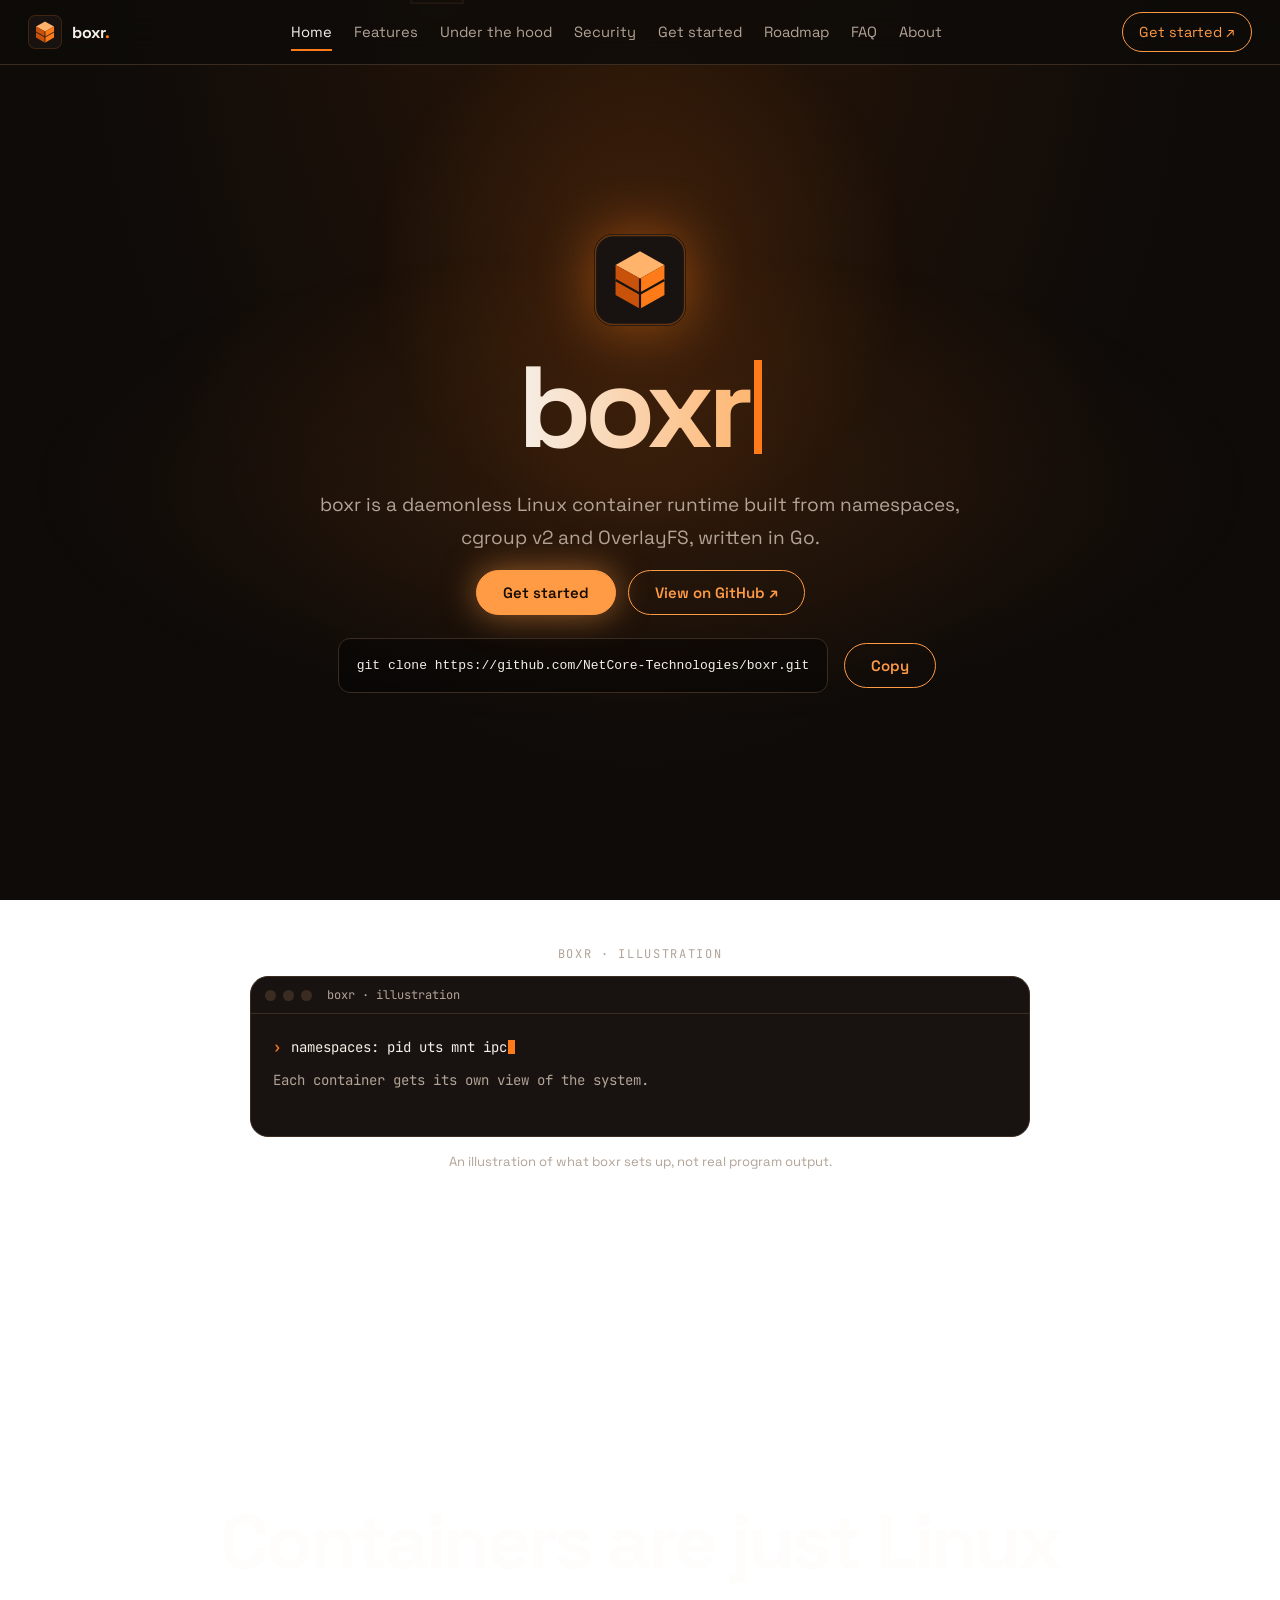
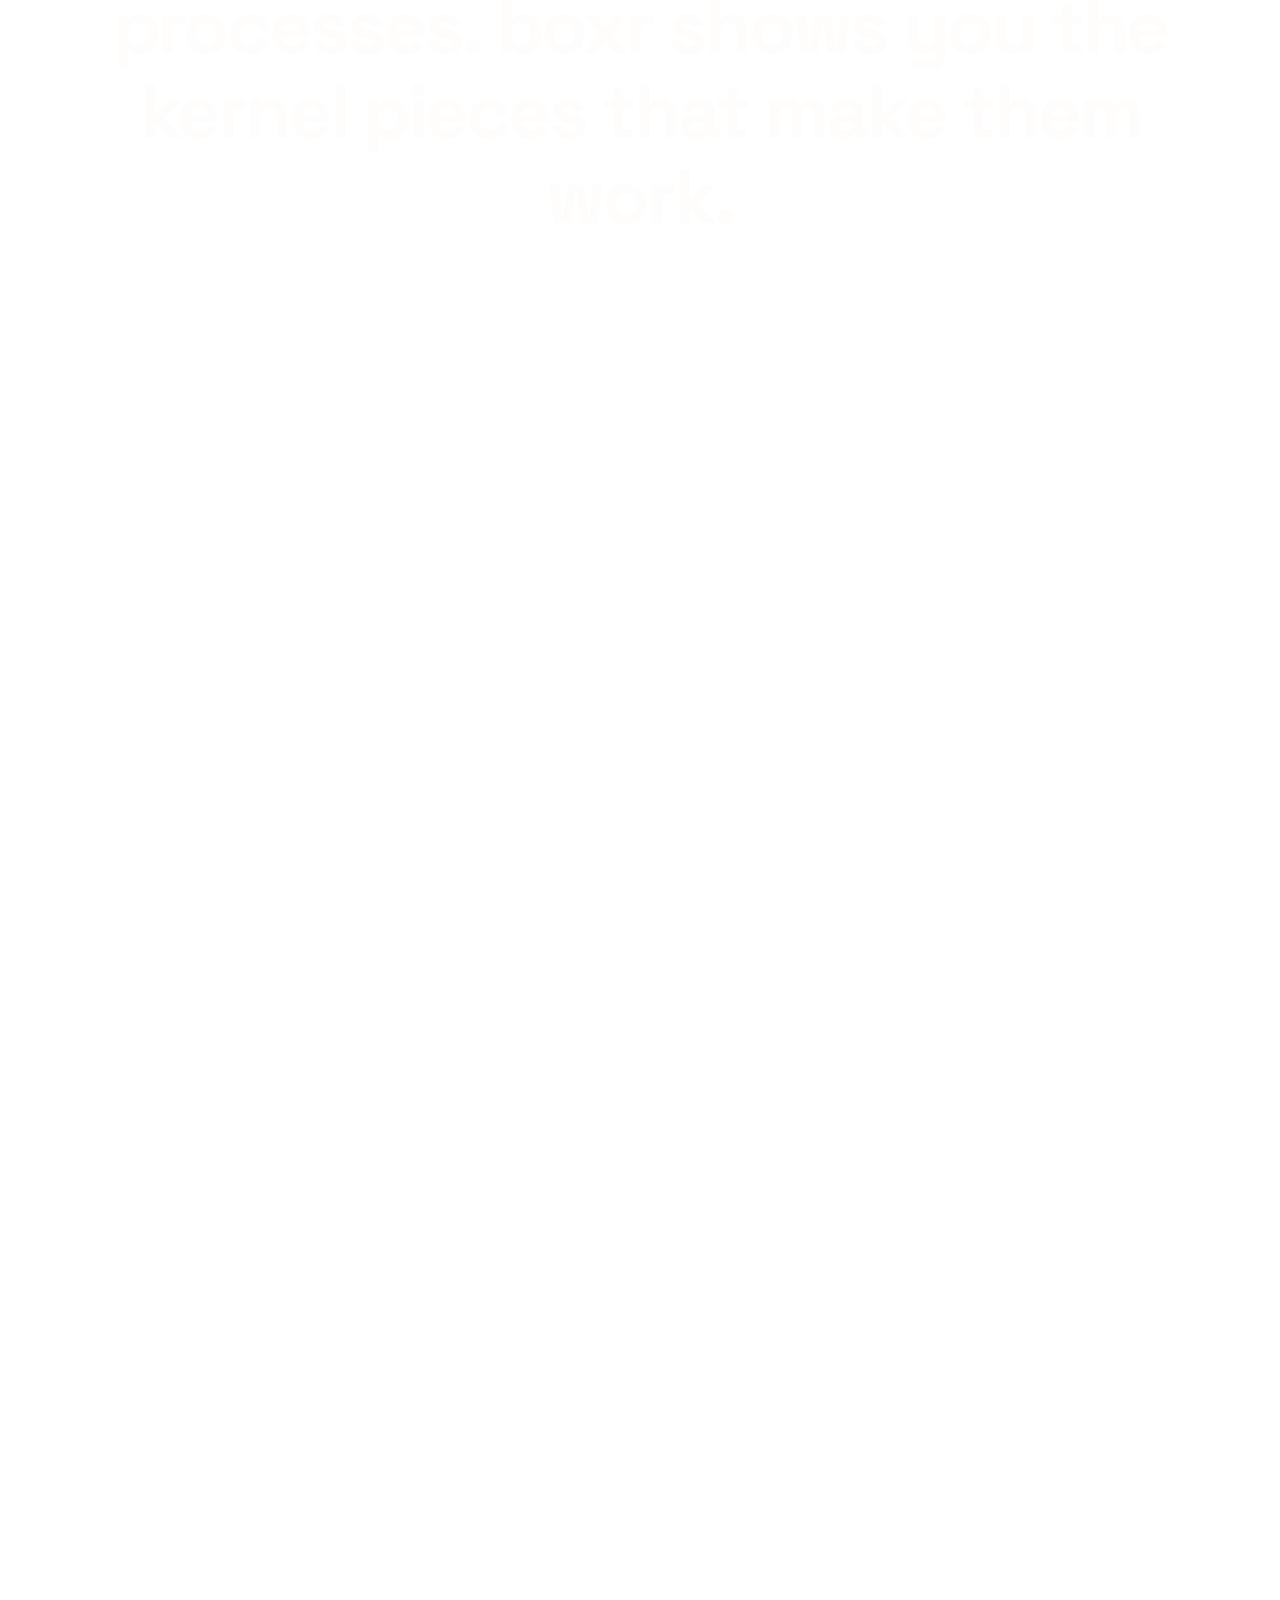
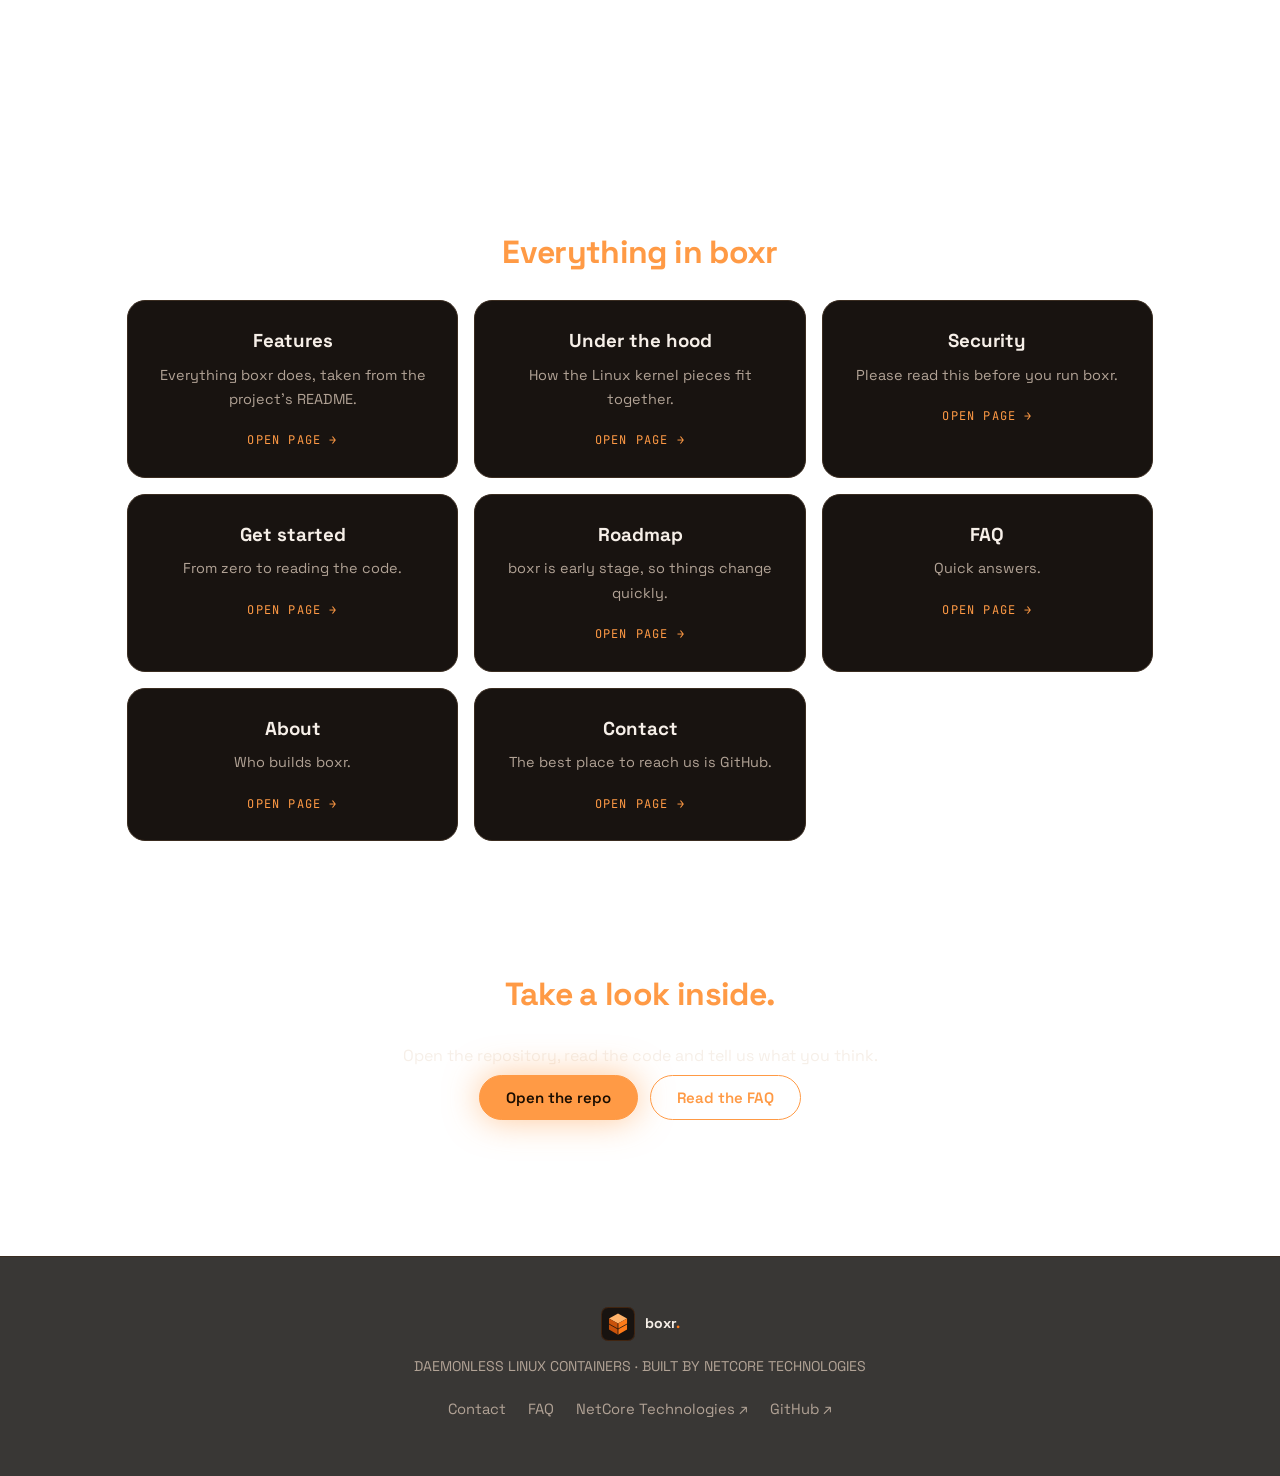
<file: docs/index.html>
<!doctype html><html lang="en"><head><meta charset="utf-8"><meta name="viewport" content="width=device-width,initial-scale=1"><meta name="theme-color" content="#0e0b09"><meta name="description" content="boxr is a daemonless Linux container runtime built from namespaces, cgroup v2 and OverlayFS, written in Go."><title>boxr · Daemonless Linux containers</title><link rel="icon" href="./assets/mark.svg" type="image/svg+xml"><link rel="preconnect" href="https://fonts.googleapis.com"><link rel="preconnect" href="https://fonts.gstatic.com" crossorigin><link href="https://fonts.googleapis.com/css2?family=Space+Grotesk:wght@400;500;700;800&family=JetBrains+Mono:wght@400;500&display=swap" rel="stylesheet"><link rel="stylesheet" href="./style.css"></head><body class="" data-home=1><canvas id="fx"></canvas><header><a class="brand" href="./index.html"><svg class="mk" viewBox="0 0 128 128" xmlns="http://www.w3.org/2000/svg" role="img" aria-label="boxr logo"><style>.bx-g{transform-origin:64px 64px;animation:bxb 3.2s ease-in-out infinite}.bx-t{animation:bxg 2.4s ease-in-out infinite}@keyframes bxb{50%{transform:translateY(-5px)}}@keyframes bxg{50%{opacity:.6}}</style><rect width="128" height="128" rx="27" fill="#181310"/><rect x="2" y="2" width="124" height="124" rx="25" fill="none" stroke="#ff7a18" stroke-opacity=".35" stroke-width="2"/><g class="bx-g"><path class="bx-t" d="M64 24 98 43 64 62 30 43Z" fill="#ffb36b"/><path d="M30 43 64 62V104L30 85Z" fill="#c9520a"/><path d="M98 43 64 62V104L98 85Z" fill="#ff7a18"/><path d="M30 64 64 83 98 64" fill="none" stroke="#181310" stroke-width="3"/><path d="M64 62V104" stroke="#181310" stroke-width="3"/></g></svg><span>boxr<i>.</i></span></a><button class="menu" type="button" aria-expanded="false" aria-controls="nav">Menu ☰</button><nav id="nav"><a href="./index.html">Home</a><a href="./features.html">Features</a><a href="./under-the-hood.html">Under the hood</a><a href="./security.html">Security</a><a href="./get-started.html">Get started</a><a href="./roadmap.html">Roadmap</a><a href="./faq.html">FAQ</a><a href="./about.html">About</a></nav><a class="hcta" href="./get-started.html">Get started ↗</a></header><main><section class="hero"><div class="hero-logo"><svg class="mk" viewBox="0 0 128 128" xmlns="http://www.w3.org/2000/svg" role="img" aria-label="boxr logo"><style>.bx-g{transform-origin:64px 64px;animation:bxb 3.2s ease-in-out infinite}.bx-t{animation:bxg 2.4s ease-in-out infinite}@keyframes bxb{50%{transform:translateY(-5px)}}@keyframes bxg{50%{opacity:.6}}</style><rect width="128" height="128" rx="27" fill="#181310"/><rect x="2" y="2" width="124" height="124" rx="25" fill="none" stroke="#ff7a18" stroke-opacity=".35" stroke-width="2"/><g class="bx-g"><path class="bx-t" d="M64 24 98 43 64 62 30 43Z" fill="#ffb36b"/><path d="M30 43 64 62V104L30 85Z" fill="#c9520a"/><path d="M98 43 64 62V104L98 85Z" fill="#ff7a18"/><path d="M30 64 64 83 98 64" fill="none" stroke="#181310" stroke-width="3"/><path d="M64 62V104" stroke="#181310" stroke-width="3"/></g></svg></div><h1>boxr</h1><p>boxr is a daemonless Linux container runtime built from namespaces, cgroup v2 and OverlayFS, written in Go.</p><div><a class="btn f" href="./get-started.html">Get started</a><a class="btn" href="https://github.com/NetCore-Technologies/boxr">View on GitHub ↗</a></div><div class="install"><pre id="install"><code>git clone https://github.com/NetCore-Technologies/boxr.git</code></pre><button class="btn" type="button" data-copy-target="install">Copy</button></div><div class="meta" data-repo="NetCore-Technologies/boxr"></div></section><section class="screen" id="try"><p class="eyebrow">boxr · illustration</p><div class="term"><div class="term-bar"><i></i><i></i><i></i><span>boxr · illustration</span></div><div class="term-body"><p class="cmdline"><b>›</b><span id="cmd" data-list="[[&quot;namespaces: pid uts mnt ipc&quot;, &quot;Each container gets its own view of the system.&quot;], [&quot;cgroup v2: resource limits&quot;, &quot;Limits through the unified hierarchy.&quot;], [&quot;rootfs: overlayfs&quot;, &quot;Layered root filesystems from image layers.&quot;], [&quot;image store: oci layout&quot;, &quot;A local OCI-layout image store.&quot;], [&quot;registry: pull and push&quot;, &quot;Move images to and from registries.&quot;]]">namespaces: pid uts mnt ipc</span><i class="caret"></i></p><p id="what">Each container gets its own view of the system.</p></div></div><p class="fine">An illustration of what boxr sets up, not real program output.</p></section><div class="pin"><div><h2 class="words" id="words">Containers are just Linux processes. boxr shows you the kernel pieces that make them work.</h2></div></div><section><h2 class="explore-title">Everything in boxr</h2><div class="explore"><a href="./features.html"><h3>Features</h3><p>Everything boxr does, taken from the project’s README.</p><span>Open page →</span></a><a href="./under-the-hood.html"><h3>Under the hood</h3><p>How the Linux kernel pieces fit together.</p><span>Open page →</span></a><a href="./security.html"><h3>Security</h3><p>Please read this before you run boxr.</p><span>Open page →</span></a><a href="./get-started.html"><h3>Get started</h3><p>From zero to reading the code.</p><span>Open page →</span></a><a href="./roadmap.html"><h3>Roadmap</h3><p>boxr is early stage, so things change quickly.</p><span>Open page →</span></a><a href="./faq.html"><h3>FAQ</h3><p>Quick answers.</p><span>Open page →</span></a><a href="./about.html"><h3>About</h3><p>Who builds boxr.</p><span>Open page →</span></a><a href="./contact.html"><h3>Contact</h3><p>The best place to reach us is GitHub.</p><span>Open page →</span></a></div></section><section class="cta"><h2>Take a look inside.</h2><p>Open the repository, read the code and tell us what you think.</p><a class="btn f" href="https://github.com/NetCore-Technologies/boxr">Open the repo</a><a class="btn" href="./faq.html">Read the FAQ</a></section></main><footer><a class="brand" href="./index.html"><svg class="mk" viewBox="0 0 128 128" xmlns="http://www.w3.org/2000/svg" role="img" aria-label="boxr logo"><style>.bx-g{transform-origin:64px 64px;animation:bxb 3.2s ease-in-out infinite}.bx-t{animation:bxg 2.4s ease-in-out infinite}@keyframes bxb{50%{transform:translateY(-5px)}}@keyframes bxg{50%{opacity:.6}}</style><rect width="128" height="128" rx="27" fill="#181310"/><rect x="2" y="2" width="124" height="124" rx="25" fill="none" stroke="#ff7a18" stroke-opacity=".35" stroke-width="2"/><g class="bx-g"><path class="bx-t" d="M64 24 98 43 64 62 30 43Z" fill="#ffb36b"/><path d="M30 43 64 62V104L30 85Z" fill="#c9520a"/><path d="M98 43 64 62V104L98 85Z" fill="#ff7a18"/><path d="M30 64 64 83 98 64" fill="none" stroke="#181310" stroke-width="3"/><path d="M64 62V104" stroke="#181310" stroke-width="3"/></g></svg><span>boxr<i>.</i></span></a><span>DAEMONLESS LINUX CONTAINERS · BUILT BY NETCORE TECHNOLOGIES</span><nav><a href="./contact.html">Contact</a><a href="./faq.html">FAQ</a><a href="https://github.com/NetCore-Technologies">NetCore Technologies ↗</a><a href="https://github.com/NetCore-Technologies/boxr">GitHub ↗</a></nav></footer><script src="./fx.js"></script><script src="./engine.js" defer></script></body></html>
</file>
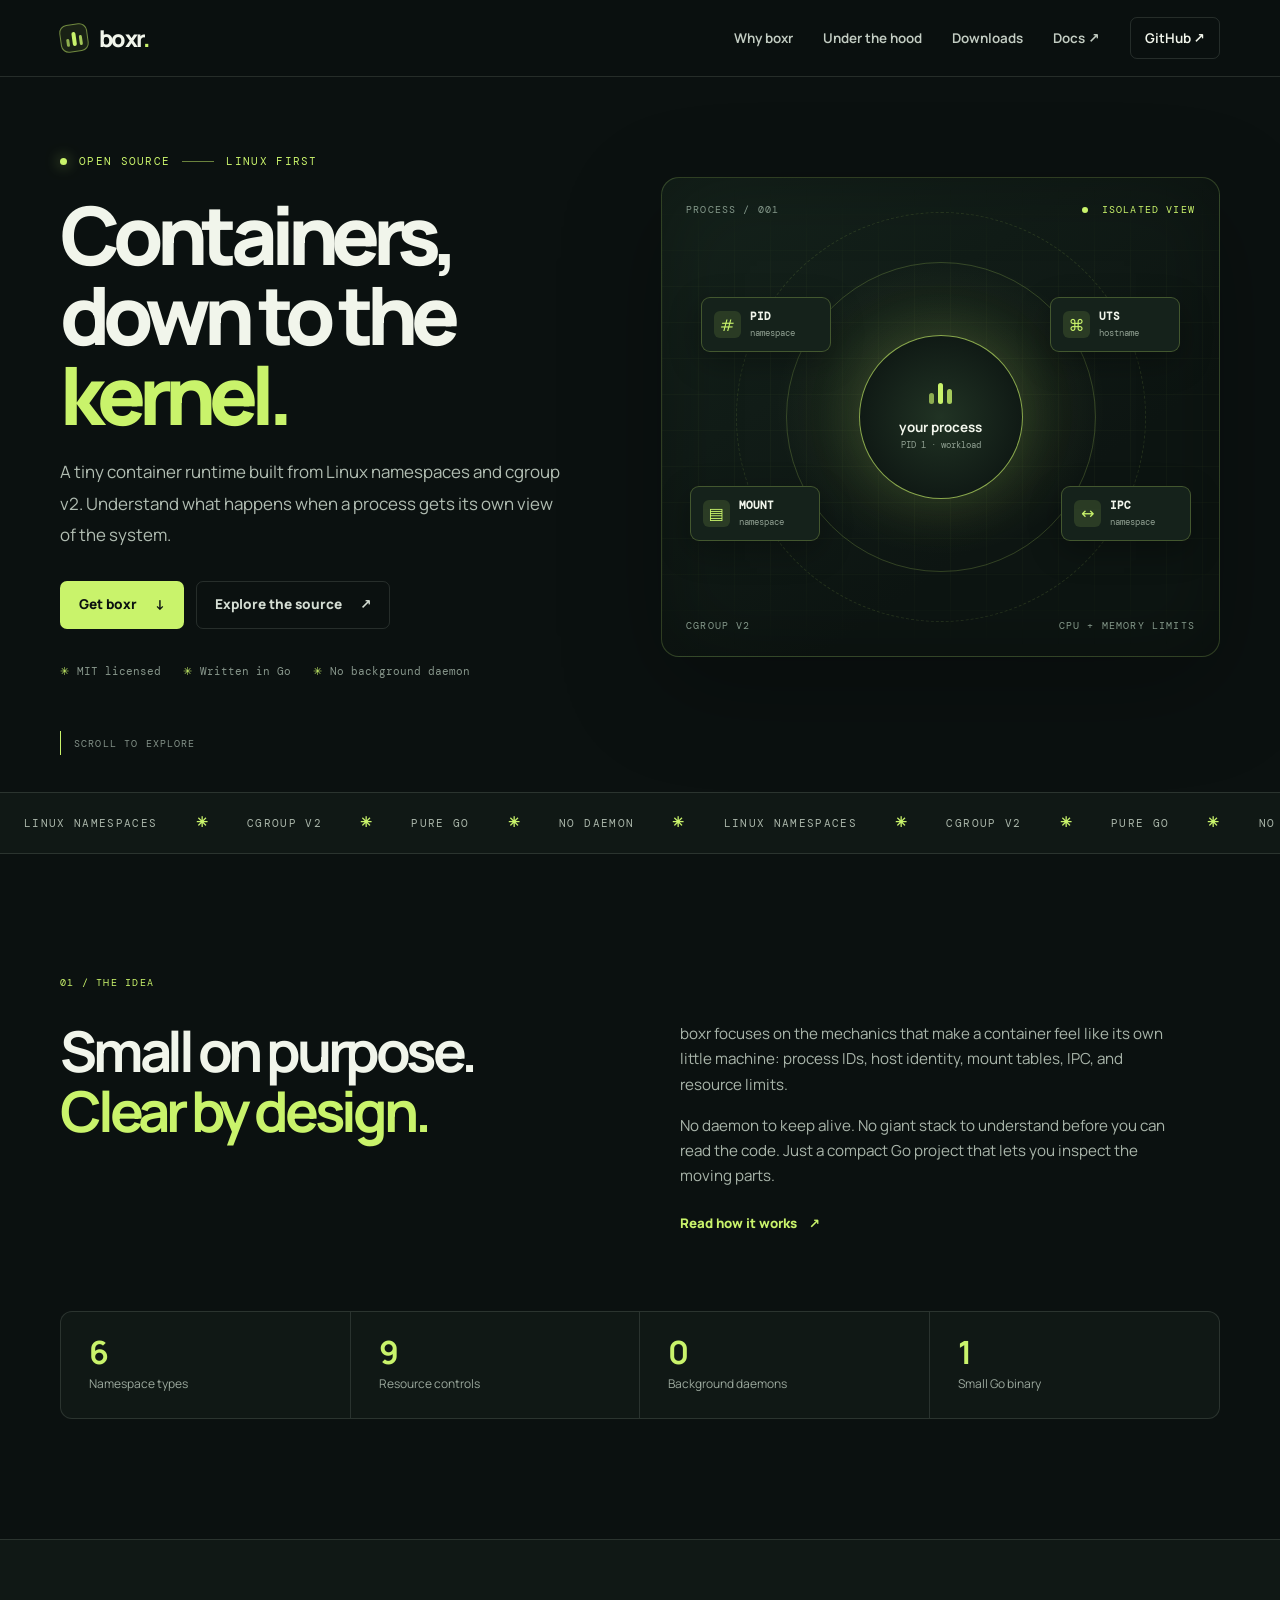
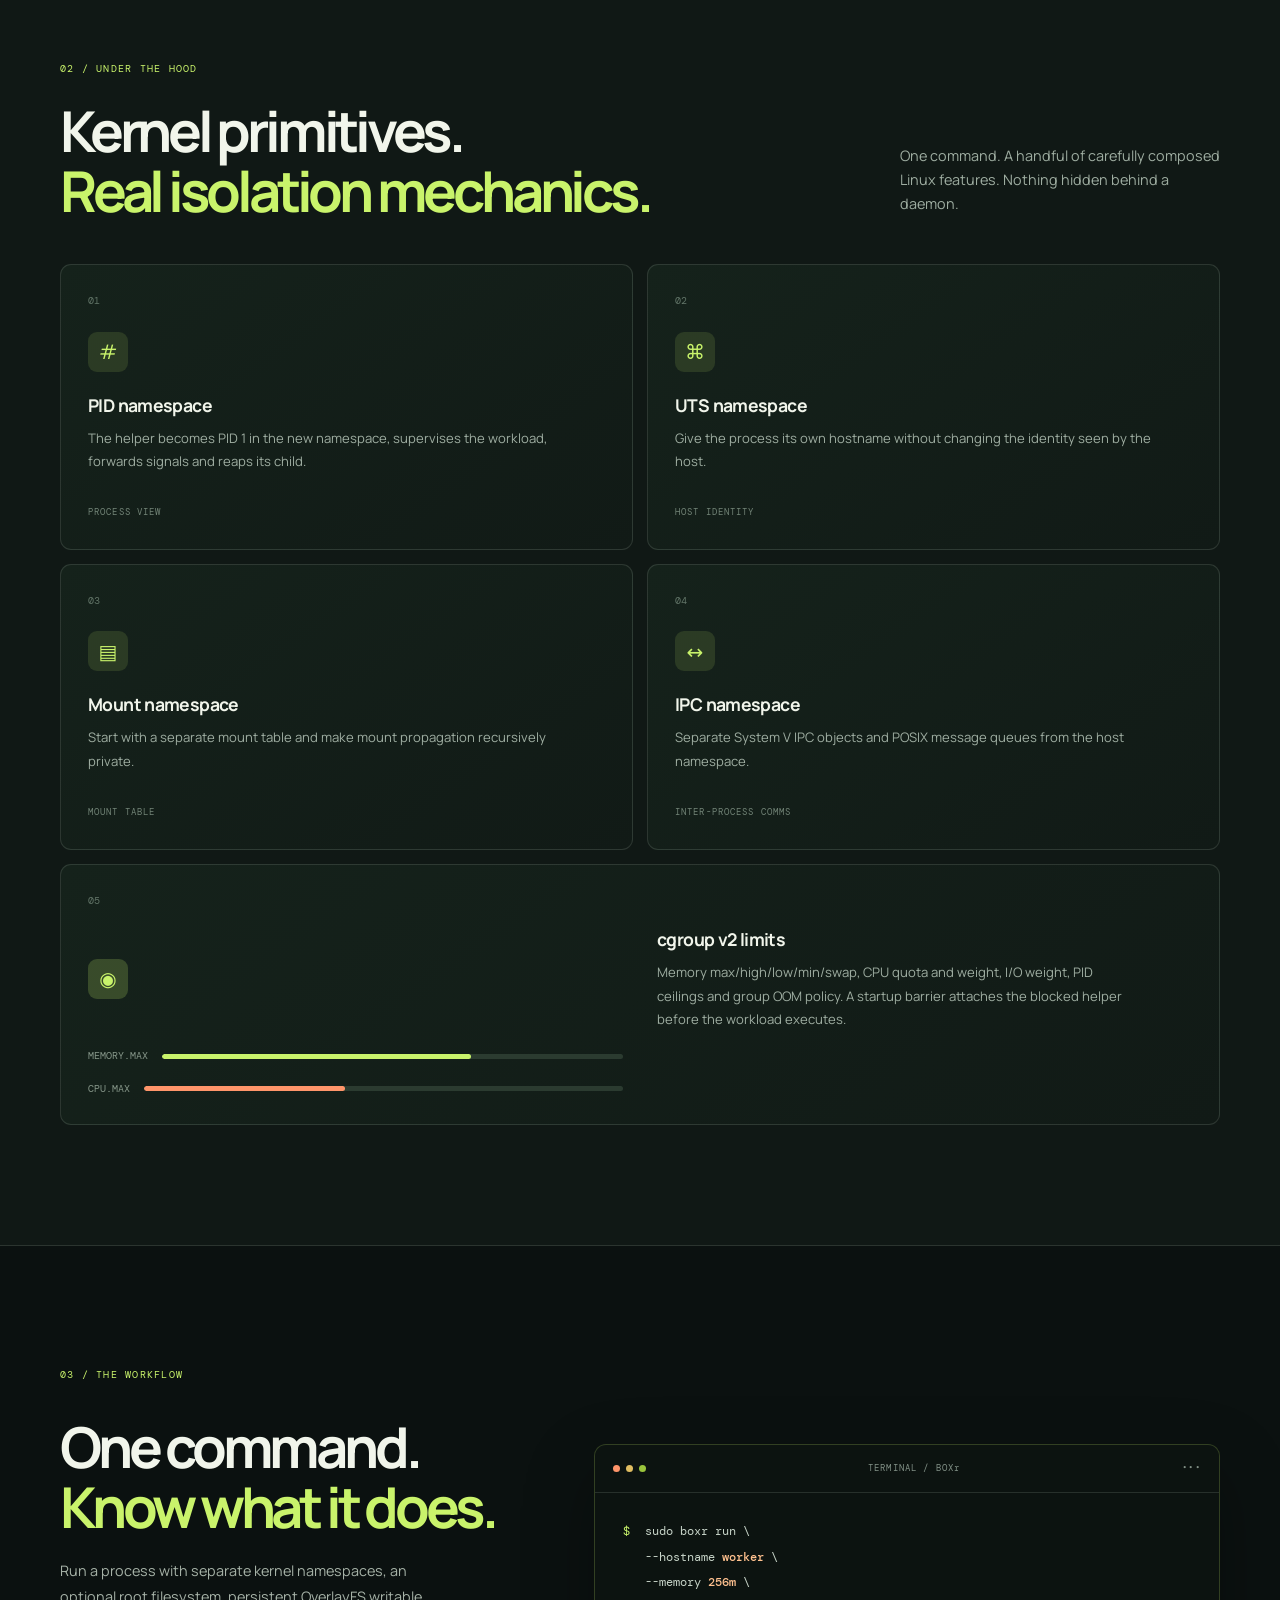
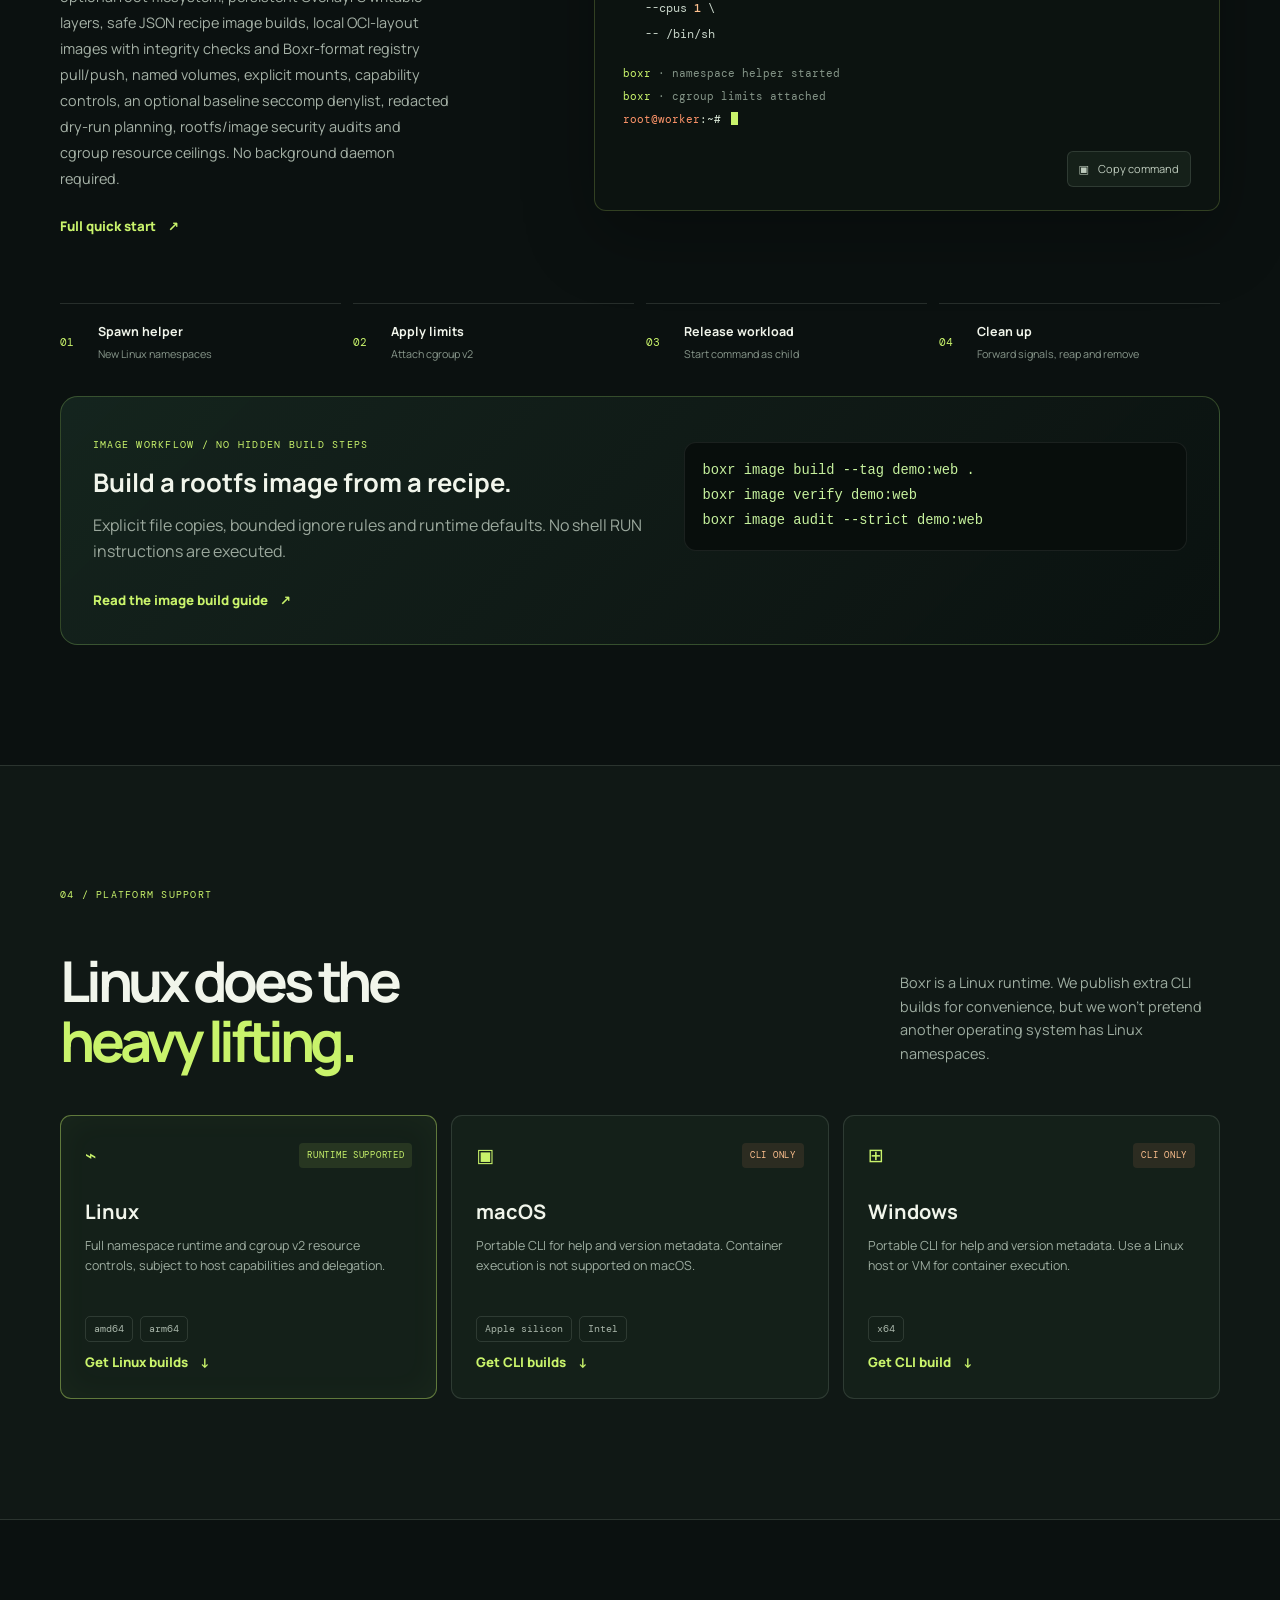
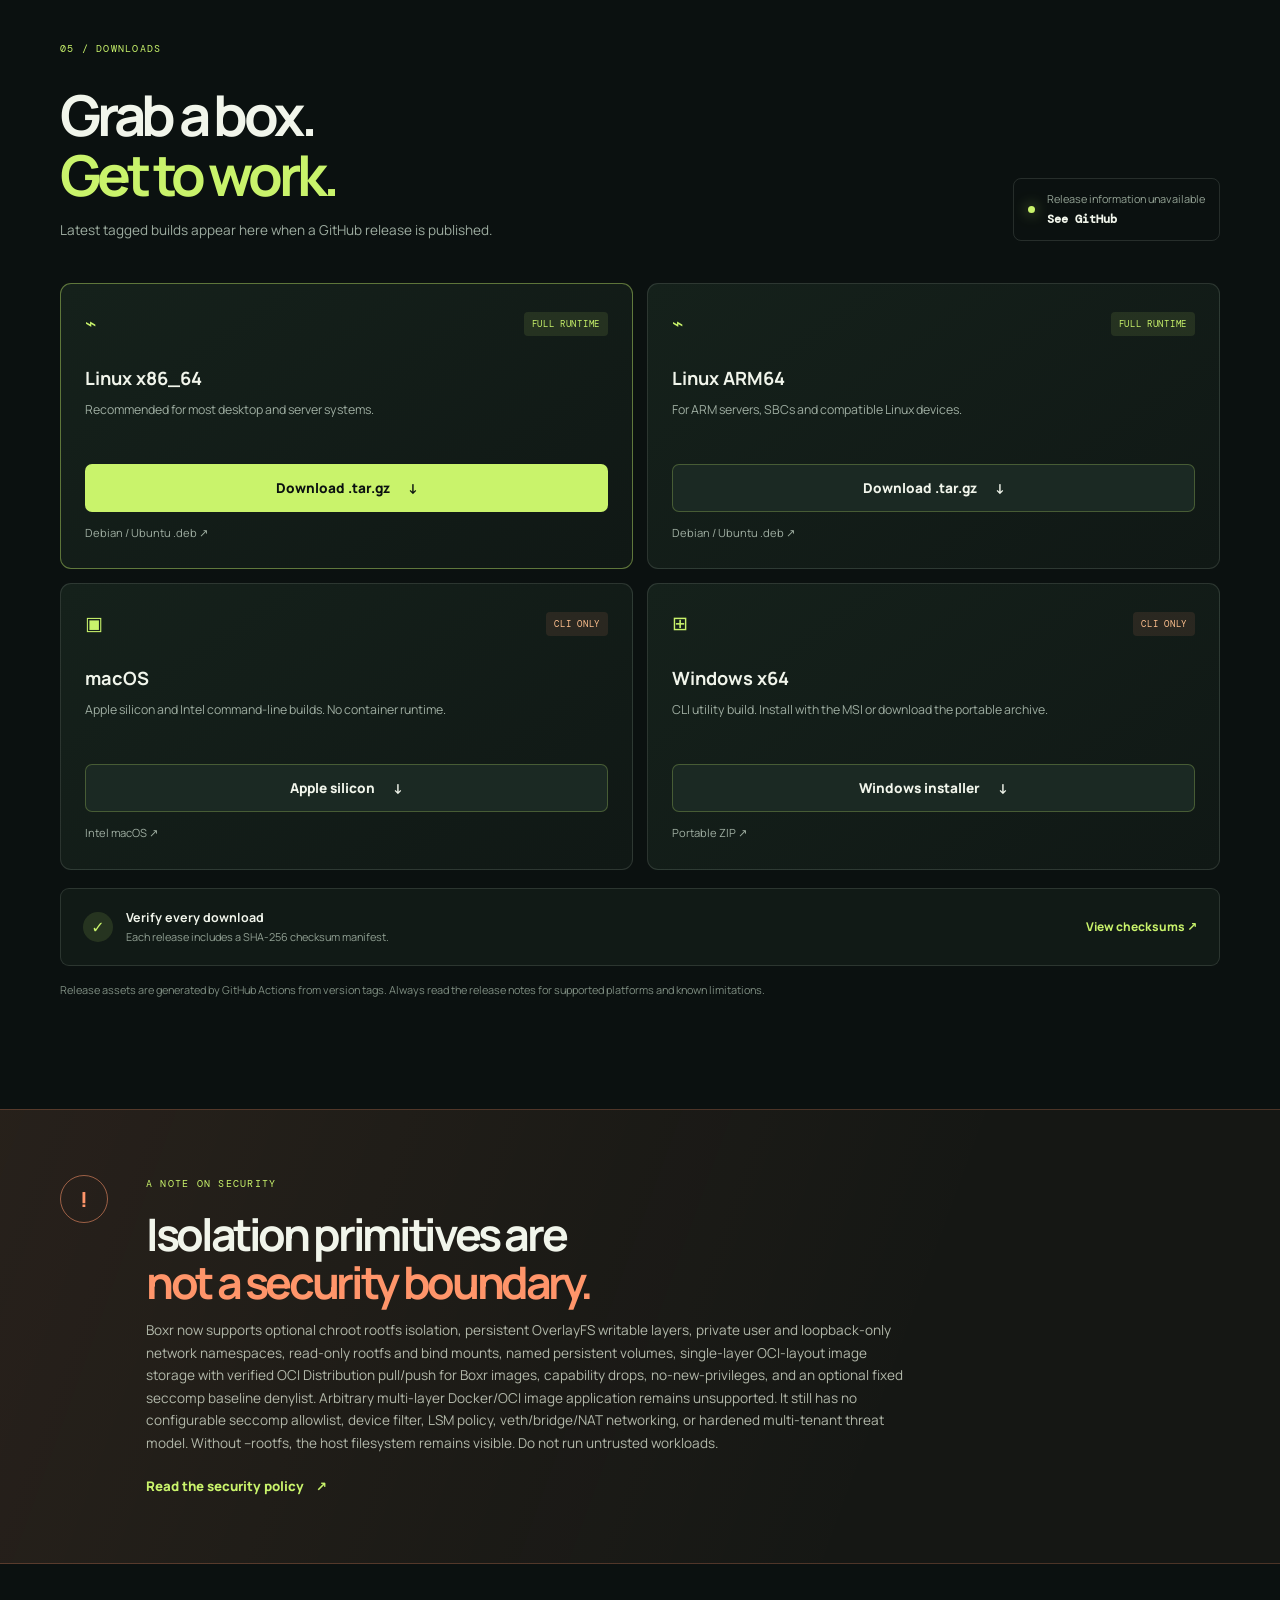
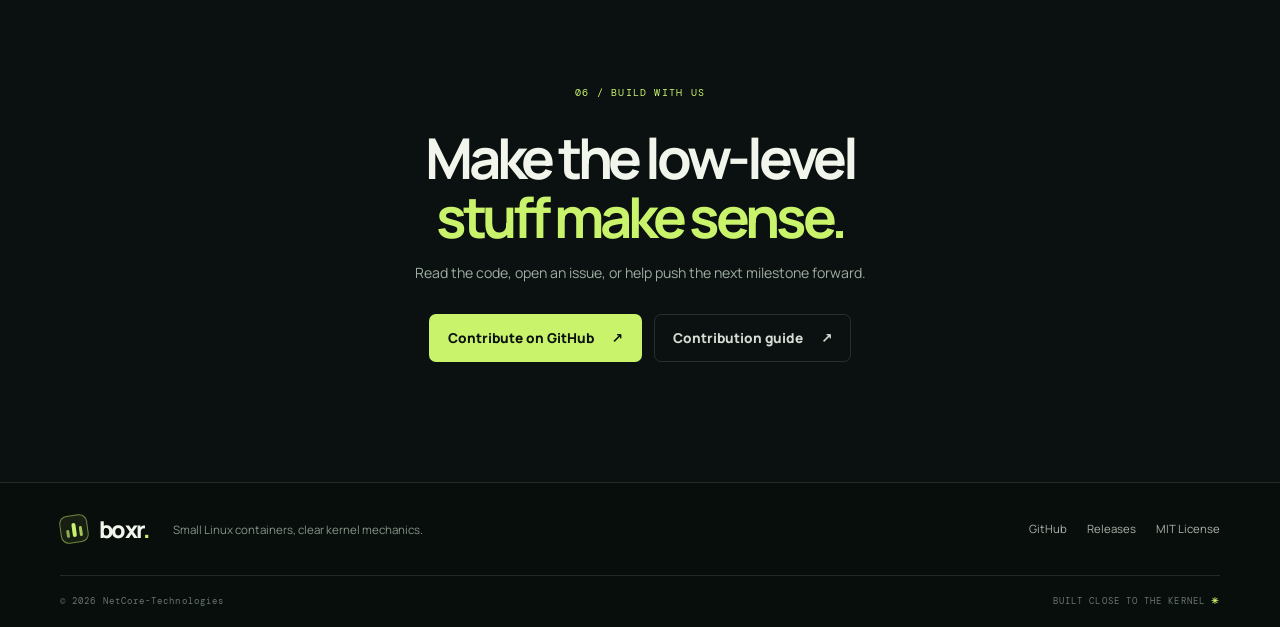
<file: website/index.html>
<!doctype html>
<html lang="en">
<head>
  <meta charset="utf-8">
  <meta name="viewport" content="width=device-width, initial-scale=1">
  <meta name="theme-color" content="#0b1110">
  <meta name="description" content="boxr is a small, open-source Linux container runtime built with namespaces and cgroup v2. Explore the kernel primitives behind containers.">
  <meta property="og:type" content="website">
  <meta property="og:title" content="boxr — containers, down to the kernel">
  <meta property="og:description" content="A tiny Linux container runtime built with namespaces and cgroup v2. No daemon. No mystery.">
  <meta property="og:url" content="https://netcore-technologies.github.io/boxr/">
  <link rel="icon" type="image/svg+xml" href="assets/boxr-mark.svg">
  <link rel="stylesheet" href="assets/site.css">
  <title>boxr — containers, down to the kernel</title>
</head>
<body>
  <a class="skip-link" href="#main">Skip to content</a>

  <header class="site-header">
    <div class="nav-shell wrap">
      <a class="brand" href="#top" aria-label="boxr home">
        <span class="brand-mark" aria-hidden="true"><span></span><span></span><span></span></span>
        <span>boxr<span class="brand-period">.</span></span>
      </a>
      <button class="menu-toggle" type="button" aria-expanded="false" aria-controls="primary-nav" aria-label="Open navigation">
        <span></span><span></span>
      </button>
      <nav class="primary-nav" id="primary-nav" aria-label="Main navigation">
        <a href="#why">Why boxr</a>
        <a href="#under-the-hood">Under the hood</a>
        <a href="#downloads">Downloads</a>
        <a href="https://github.com/NetCore-Technologies/boxr/blob/main/docs/how-it-works.md">Docs <span aria-hidden="true">↗</span></a>
        <a class="nav-github" href="https://github.com/NetCore-Technologies/boxr" target="_blank" rel="noreferrer">GitHub <span aria-hidden="true">↗</span></a>
      </nav>
    </div>
  </header>

  <main id="main">
    <section class="hero wrap" id="top">
      <div class="hero-copy">
        <div class="eyebrow"><span class="live-dot"></span> OPEN SOURCE <i></i> LINUX FIRST</div>
        <h1>Containers,<br>down to the <em>kernel.</em></h1>
        <p class="hero-lede">A tiny container runtime built from Linux namespaces and cgroup v2. Understand what happens when a process gets its own view of the system.</p>
        <div class="hero-actions">
          <a class="button button-primary" href="#downloads">Get boxr <span aria-hidden="true">↓</span></a>
          <a class="button button-quiet" href="https://github.com/NetCore-Technologies/boxr" target="_blank" rel="noreferrer">Explore the source <span aria-hidden="true">↗</span></a>
        </div>
        <div class="hero-meta"><span>MIT licensed</span><span>Written in Go</span><span>No background daemon</span></div>
      </div>

      <div class="hero-art" aria-label="Illustration of a workload isolated by Linux namespaces and governed by cgroup limits">
        <div class="art-orbit orbit-one"></div>
        <div class="art-orbit orbit-two"></div>
        <div class="art-topline"><span>PROCESS / 001</span><span class="art-status"><b></b> ISOLATED VIEW</span></div>
        <div class="kernel-core">
          <div class="core-icon"><span></span><span></span><span></span></div>
          <strong>your process</strong>
          <small>PID 1 · workload</small>
        </div>
        <div class="kernel-node node-pid"><span class="node-symbol">#</span><span><b>PID</b><small>namespace</small></span><i></i></div>
        <div class="kernel-node node-uts"><span class="node-symbol">⌘</span><span><b>UTS</b><small>hostname</small></span><i></i></div>
        <div class="kernel-node node-mount"><span class="node-symbol">▤</span><span><b>MOUNT</b><small>namespace</small></span><i></i></div>
        <div class="kernel-node node-ipc"><span class="node-symbol">↔</span><span><b>IPC</b><small>namespace</small></span><i></i></div>
        <div class="art-bottom"><span>CGROUP V2</span><span>CPU + MEMORY LIMITS</span></div>
      </div>
      <div class="hero-scroll"><span></span> SCROLL TO EXPLORE</div>
    </section>

    <section class="ticker" aria-label="Core technologies">
      <div class="ticker-track"><span>LINUX NAMESPACES</span><b>✳</b><span>CGROUP V2</span><b>✳</b><span>PURE GO</span><b>✳</b><span>NO DAEMON</span><b>✳</b><span>LINUX NAMESPACES</span><b>✳</b><span>CGROUP V2</span><b>✳</b><span>PURE GO</span><b>✳</b><span>NO DAEMON</span><b>✳</b></div>
    </section>

    <section class="section wrap intro-section" id="why">
      <div class="section-kicker">01 / THE IDEA</div>
      <div class="intro-grid">
        <h2>Small on purpose.<br><em>Clear by design.</em></h2>
        <div class="intro-text"><p>boxr focuses on the mechanics that make a container feel like its own little machine: process IDs, host identity, mount tables, IPC, and resource limits.</p><p>No daemon to keep alive. No giant stack to understand before you can read the code. Just a compact Go project that lets you inspect the moving parts.</p><a class="text-link" href="https://github.com/NetCore-Technologies/boxr/blob/main/docs/how-it-works.md">Read how it works <span aria-hidden="true">↗</span></a></div>
      </div>
      <div class="stats-row">
        <div><strong>6</strong><span>Namespace types</span></div>
        <div><strong>9</strong><span>Resource controls</span></div>
        <div><strong>0</strong><span>Background daemons</span></div>
        <div><strong>1</strong><span>Small Go binary</span></div>
      </div>
    </section>

    <section class="section dark-section" id="under-the-hood">
      <div class="wrap">
        <div class="section-heading">
          <div><div class="section-kicker">02 / UNDER THE HOOD</div><h2>Kernel primitives.<br><em>Real isolation mechanics.</em></h2></div>
          <p>One command. A handful of carefully composed Linux features. Nothing hidden behind a daemon.</p>
        </div>
        <div class="feature-grid">
          <article class="feature-card">
            <div class="feature-number">01</div><div class="feature-icon">#</div>
            <h3>PID namespace</h3><p>The helper becomes PID 1 in the new namespace, supervises the workload, forwards signals and reaps its child.</p>
            <span class="feature-tag">PROCESS VIEW</span>
          </article>
          <article class="feature-card">
            <div class="feature-number">02</div><div class="feature-icon">⌘</div>
            <h3>UTS namespace</h3><p>Give the process its own hostname without changing the identity seen by the host.</p>
            <span class="feature-tag">HOST IDENTITY</span>
          </article>
          <article class="feature-card">
            <div class="feature-number">03</div><div class="feature-icon">▤</div>
            <h3>Mount namespace</h3><p>Start with a separate mount table and make mount propagation recursively private.</p>
            <span class="feature-tag">MOUNT TABLE</span>
          </article>
          <article class="feature-card">
            <div class="feature-number">04</div><div class="feature-icon">↔</div>
            <h3>IPC namespace</h3><p>Separate System V IPC objects and POSIX message queues from the host namespace.</p>
            <span class="feature-tag">INTER-PROCESS COMMS</span>
          </article>
          <article class="feature-card feature-card-wide">
            <div class="feature-number">05</div><div class="feature-icon feature-icon-lime">◉</div>
            <div><h3>cgroup v2 limits</h3><p>Memory max/high/low/min/swap, CPU quota and weight, I/O weight, PID ceilings and group OOM policy. A startup barrier attaches the blocked helper before the workload executes.</p></div>
            <div class="resource-bars"><div><span>MEMORY.MAX</span><i><b></b></i></div><div><span>CPU.MAX</span><i><b></b></i></div></div>
          </article>
        </div>
      </div>
    </section>

    <section class="section wrap workflow-section">
      <div class="section-kicker">03 / THE WORKFLOW</div>
      <div class="workflow-grid">
        <div><h2>One command.<br><em>Know what it does.</em></h2><p class="workflow-lede">Run a process with separate kernel namespaces, an optional root filesystem, persistent OverlayFS writable layers, safe JSON recipe image builds, local OCI-layout images with integrity checks and Boxr-format registry pull/push, named volumes, explicit mounts, capability controls, an optional baseline seccomp denylist, redacted dry-run planning, rootfs/image security audits and cgroup resource ceilings. No background daemon required.</p><a class="text-link" href="https://github.com/NetCore-Technologies/boxr/blob/main/README.md#quick-start">Full quick start <span aria-hidden="true">↗</span></a></div>
        <div class="terminal-card">
          <div class="terminal-title"><div class="terminal-lights"><i></i><i></i><i></i></div><span>TERMINAL / BOXr</span><span class="terminal-dots">•••</span></div>
          <div class="terminal-body">
            <div class="terminal-line"><span class="prompt">$</span> sudo boxr run \</div>
            <div class="terminal-line indent">--hostname <b>worker</b> \</div>
            <div class="terminal-line indent">--memory <b>256m</b> \</div>
            <div class="terminal-line indent">--cpus <b>1</b> \</div>
            <div class="terminal-line indent">-- /bin/sh</div>
            <div class="terminal-gap"></div>
            <div class="terminal-output"><span>boxr</span> · namespace helper started</div>
            <div class="terminal-output"><span>boxr</span> · cgroup limits attached</div>
            <div class="terminal-output success"><span>root@worker</span>:~# <i class="cursor"></i></div>
          </div>
          <button class="copy-command" type="button" data-copy="sudo boxr run --hostname worker --memory 256m --cpus 1 -- /bin/sh"><span aria-hidden="true">▣</span> Copy command</button>
        </div>
      </div>
      <div class="workflow-steps">
        <div><span>01</span><b>Spawn helper</b><small>New Linux namespaces</small></div>
        <div><span>02</span><b>Apply limits</b><small>Attach cgroup v2</small></div>
        <div><span>03</span><b>Release workload</b><small>Start command as child</small></div>
        <div><span>04</span><b>Clean up</b><small>Forward signals, reap and remove</small></div>
      </div>
      <article class="build-recipe-card">
        <div><span class="section-kicker">IMAGE WORKFLOW / NO HIDDEN BUILD STEPS</span><h3>Build a rootfs image from a recipe.</h3><p>Explicit file copies, bounded ignore rules and runtime defaults. No shell RUN instructions are executed.</p></div>
        <pre><code>boxr image build --tag demo:web .
boxr image verify demo:web
boxr image audit --strict demo:web</code></pre>
        <a class="text-link" href="https://github.com/NetCore-Technologies/boxr/blob/main/README.md#build-a-local-image-safely">Read the image build guide <span aria-hidden="true">↗</span></a>
      </article>
    </section>

    <section class="section platform-section">
      <div class="wrap platform-wrap">
        <div class="section-kicker">04 / PLATFORM SUPPORT</div>
        <div class="section-heading platform-heading"><h2>Linux does the<br><em>heavy lifting.</em></h2><p>Boxr is a Linux runtime. We publish extra CLI builds for convenience, but we won't pretend another operating system has Linux namespaces.</p></div>
        <div class="platform-grid">
          <article class="platform-card platform-primary"><div class="platform-top"><span class="platform-icon">⌁</span><span class="support-pill support-full">RUNTIME SUPPORTED</span></div><h3>Linux</h3><p>Full namespace runtime and cgroup v2 resource controls, subject to host capabilities and delegation.</p><div class="arch-list"><span>amd64</span><span>arm64</span></div><a href="#downloads" class="text-link">Get Linux builds <span>↓</span></a></article>
          <article class="platform-card"><div class="platform-top"><span class="platform-icon">▣</span><span class="support-pill support-cli">CLI ONLY</span></div><h3>macOS</h3><p>Portable CLI for help and version metadata. Container execution is not supported on macOS.</p><div class="arch-list"><span>Apple silicon</span><span>Intel</span></div><a href="#downloads" class="text-link">Get CLI builds <span>↓</span></a></article>
          <article class="platform-card"><div class="platform-top"><span class="platform-icon">⊞</span><span class="support-pill support-cli">CLI ONLY</span></div><h3>Windows</h3><p>Portable CLI for help and version metadata. Use a Linux host or VM for container execution.</p><div class="arch-list"><span>x64</span></div><a href="#downloads" class="text-link">Get CLI build <span>↓</span></a></article>
        </div>
      </div>
    </section>

    <section class="section wrap downloads-section" id="downloads">
      <div class="section-kicker">05 / DOWNLOADS</div>
      <div class="downloads-head"><div><h2>Grab a box.<br><em>Get to work.</em></h2><p>Latest tagged builds appear here when a GitHub release is published.</p></div><div class="release-chip"><span class="release-dot"></span><span id="release-state">Checking latest release…</span><strong id="release-version">—</strong></div></div>
      <div class="download-grid">
        <article class="download-card download-featured"><div class="download-card-head"><span class="platform-icon">⌁</span><span class="support-pill support-full">FULL RUNTIME</span></div><h3>Linux x86_64</h3><p>Recommended for most desktop and server systems.</p><a class="button button-primary download-link" id="linux-amd64" href="https://github.com/NetCore-Technologies/boxr/releases" target="_blank" rel="noreferrer">Download .tar.gz <span>↓</span></a><a class="download-alt" id="deb-amd64" href="https://github.com/NetCore-Technologies/boxr/releases" target="_blank" rel="noreferrer">Debian / Ubuntu .deb <span>↗</span></a></article>
        <article class="download-card"><div class="download-card-head"><span class="platform-icon">⌁</span><span class="support-pill support-full">FULL RUNTIME</span></div><h3>Linux ARM64</h3><p>For ARM servers, SBCs and compatible Linux devices.</p><a class="button button-secondary download-link" id="linux-arm64" href="https://github.com/NetCore-Technologies/boxr/releases" target="_blank" rel="noreferrer">Download .tar.gz <span>↓</span></a><a class="download-alt" id="deb-arm64" href="https://github.com/NetCore-Technologies/boxr/releases" target="_blank" rel="noreferrer">Debian / Ubuntu .deb <span>↗</span></a></article>
        <article class="download-card"><div class="download-card-head"><span class="platform-icon">▣</span><span class="support-pill support-cli">CLI ONLY</span></div><h3>macOS</h3><p>Apple silicon and Intel command-line builds. No container runtime.</p><a class="button button-secondary download-link" id="macos-arm64" href="https://github.com/NetCore-Technologies/boxr/releases" target="_blank" rel="noreferrer">Apple silicon <span>↓</span></a><a class="download-alt" id="macos-amd64" href="https://github.com/NetCore-Technologies/boxr/releases" target="_blank" rel="noreferrer">Intel macOS <span>↗</span></a></article>
        <article class="download-card"><div class="download-card-head"><span class="platform-icon">⊞</span><span class="support-pill support-cli">CLI ONLY</span></div><h3>Windows x64</h3><p>CLI utility build. Install with the MSI or download the portable archive.</p><a class="button button-secondary download-link" id="windows-msi" href="https://github.com/NetCore-Technologies/boxr/releases" target="_blank" rel="noreferrer">Windows installer <span>↓</span></a><a class="download-alt" id="windows-zip" href="https://github.com/NetCore-Technologies/boxr/releases" target="_blank" rel="noreferrer">Portable ZIP <span>↗</span></a></article>
      </div>
      <div class="verify-row"><div><span class="verify-icon">✓</span><div><b>Verify every download</b><small>Each release includes a SHA-256 checksum manifest.</small></div></div><a id="checksums-link" href="https://github.com/NetCore-Technologies/boxr/releases" target="_blank" rel="noreferrer">View checksums <span>↗</span></a></div>
      <p class="release-footnote">Release assets are generated by GitHub Actions from version tags. Always read the release notes for supported platforms and known limitations.</p>
    </section>

    <section class="safety-band">
      <div class="wrap safety-inner"><div class="safety-mark">!</div><div><div class="section-kicker">A NOTE ON SECURITY</div><h2>Isolation primitives are<br><em>not a security boundary.</em></h2><p>Boxr now supports optional chroot rootfs isolation, persistent OverlayFS writable layers, private user and loopback-only network namespaces, read-only rootfs and bind mounts, named persistent volumes, single-layer OCI-layout image storage with verified OCI Distribution pull/push for Boxr images, capability drops, no-new-privileges, and an optional fixed seccomp baseline denylist. Arbitrary multi-layer Docker/OCI image application remains unsupported. It still has no configurable seccomp allowlist, device filter, LSM policy, veth/bridge/NAT networking, or hardened multi-tenant threat model. Without --rootfs, the host filesystem remains visible. Do not run untrusted workloads.</p><a class="text-link" href="https://github.com/NetCore-Technologies/boxr/blob/main/SECURITY.md">Read the security policy <span>↗</span></a></div></div>
    </section>

    <section class="section wrap final-cta">
      <div class="section-kicker">06 / BUILD WITH US</div><h2>Make the low-level<br><em>stuff make sense.</em></h2><p>Read the code, open an issue, or help push the next milestone forward.</p><div class="hero-actions"><a class="button button-primary" href="https://github.com/NetCore-Technologies/boxr" target="_blank" rel="noreferrer">Contribute on GitHub <span>↗</span></a><a class="button button-quiet" href="https://github.com/NetCore-Technologies/boxr/blob/main/CONTRIBUTING.md" target="_blank" rel="noreferrer">Contribution guide <span>↗</span></a></div>
    </section>
  </main>

  <footer class="site-footer"><div class="wrap footer-main"><a class="brand" href="#top"><span class="brand-mark" aria-hidden="true"><span></span><span></span><span></span></span><span>boxr<span class="brand-period">.</span></span></a><p>Small Linux containers, clear kernel mechanics.</p><div class="footer-links"><a href="https://github.com/NetCore-Technologies/boxr">GitHub</a><a href="https://github.com/NetCore-Technologies/boxr/releases">Releases</a><a href="https://github.com/NetCore-Technologies/boxr/blob/main/LICENSE">MIT License</a></div></div><div class="wrap footer-bottom"><span>© <span id="year"></span> NetCore-Technologies</span><span>BUILT CLOSE TO THE KERNEL <b>✳</b></span></div></footer>
  <div class="toast" role="status" aria-live="polite" aria-atomic="true"></div>
  <script src="assets/site.js" defer></script>
</body>
</html>
</file>
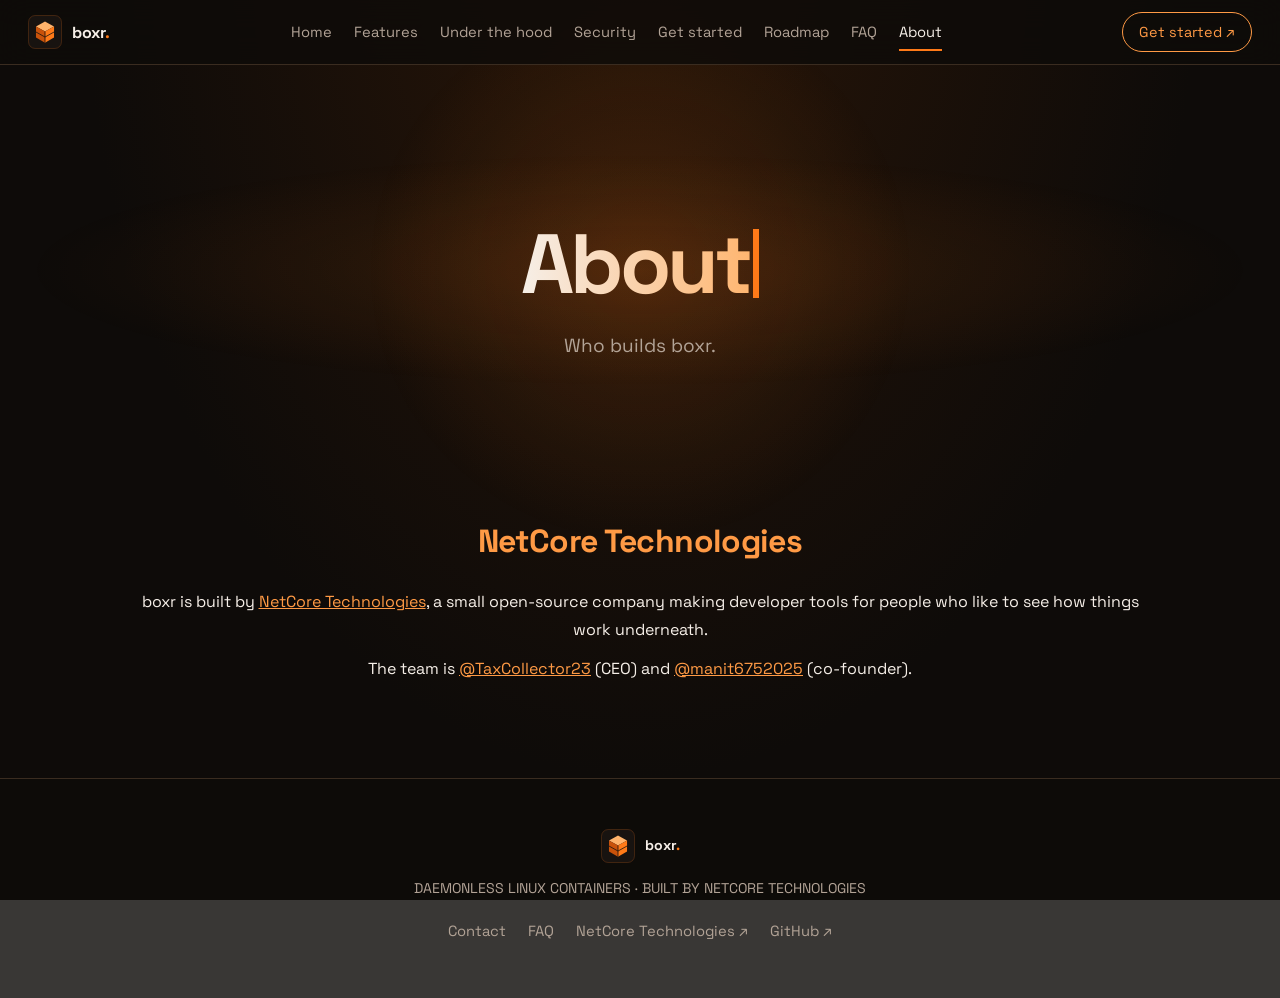
<file: docs/about.html>
<!doctype html><html lang="en"><head><meta charset="utf-8"><meta name="viewport" content="width=device-width,initial-scale=1"><meta name="theme-color" content="#0e0b09"><meta name="description" content="boxr is a daemonless Linux container runtime built from namespaces, cgroup v2 and OverlayFS, written in Go."><title>About · boxr</title><link rel="icon" href="./assets/mark.svg" type="image/svg+xml"><link rel="preconnect" href="https://fonts.googleapis.com"><link rel="preconnect" href="https://fonts.gstatic.com" crossorigin><link href="https://fonts.googleapis.com/css2?family=Space+Grotesk:wght@400;500;700;800&family=JetBrains+Mono:wght@400;500&display=swap" rel="stylesheet"><link rel="stylesheet" href="./style.css"></head><body class="inner"><canvas id="fx"></canvas><header><a class="brand" href="./index.html"><svg class="mk" viewBox="0 0 128 128" xmlns="http://www.w3.org/2000/svg" role="img" aria-label="boxr logo"><style>.bx-g{transform-origin:64px 64px;animation:bxb 3.2s ease-in-out infinite}.bx-t{animation:bxg 2.4s ease-in-out infinite}@keyframes bxb{50%{transform:translateY(-5px)}}@keyframes bxg{50%{opacity:.6}}</style><rect width="128" height="128" rx="27" fill="#181310"/><rect x="2" y="2" width="124" height="124" rx="25" fill="none" stroke="#ff7a18" stroke-opacity=".35" stroke-width="2"/><g class="bx-g"><path class="bx-t" d="M64 24 98 43 64 62 30 43Z" fill="#ffb36b"/><path d="M30 43 64 62V104L30 85Z" fill="#c9520a"/><path d="M98 43 64 62V104L98 85Z" fill="#ff7a18"/><path d="M30 64 64 83 98 64" fill="none" stroke="#181310" stroke-width="3"/><path d="M64 62V104" stroke="#181310" stroke-width="3"/></g></svg><span>boxr<i>.</i></span></a><button class="menu" type="button" aria-expanded="false" aria-controls="nav">Menu ☰</button><nav id="nav"><a href="./index.html">Home</a><a href="./features.html">Features</a><a href="./under-the-hood.html">Under the hood</a><a href="./security.html">Security</a><a href="./get-started.html">Get started</a><a href="./roadmap.html">Roadmap</a><a href="./faq.html">FAQ</a><a href="./about.html">About</a></nav><a class="hcta" href="./get-started.html">Get started ↗</a></header><main><section class="hero small"><h1>About</h1><p>Who builds boxr.</p></section><section><h2>NetCore Technologies</h2><p>boxr is built by <a href="https://github.com/NetCore-Technologies">NetCore Technologies</a>, a small open-source company making developer tools for people who like to see how things work underneath.</p><p>The team is <a href="https://github.com/TaxCollector23">@TaxCollector23</a> (CEO) and <a href="https://github.com/manit6752025">@manit6752025</a> (co-founder).</p></section></main><footer><a class="brand" href="./index.html"><svg class="mk" viewBox="0 0 128 128" xmlns="http://www.w3.org/2000/svg" role="img" aria-label="boxr logo"><style>.bx-g{transform-origin:64px 64px;animation:bxb 3.2s ease-in-out infinite}.bx-t{animation:bxg 2.4s ease-in-out infinite}@keyframes bxb{50%{transform:translateY(-5px)}}@keyframes bxg{50%{opacity:.6}}</style><rect width="128" height="128" rx="27" fill="#181310"/><rect x="2" y="2" width="124" height="124" rx="25" fill="none" stroke="#ff7a18" stroke-opacity=".35" stroke-width="2"/><g class="bx-g"><path class="bx-t" d="M64 24 98 43 64 62 30 43Z" fill="#ffb36b"/><path d="M30 43 64 62V104L30 85Z" fill="#c9520a"/><path d="M98 43 64 62V104L98 85Z" fill="#ff7a18"/><path d="M30 64 64 83 98 64" fill="none" stroke="#181310" stroke-width="3"/><path d="M64 62V104" stroke="#181310" stroke-width="3"/></g></svg><span>boxr<i>.</i></span></a><span>DAEMONLESS LINUX CONTAINERS · BUILT BY NETCORE TECHNOLOGIES</span><nav><a href="./contact.html">Contact</a><a href="./faq.html">FAQ</a><a href="https://github.com/NetCore-Technologies">NetCore Technologies ↗</a><a href="https://github.com/NetCore-Technologies/boxr">GitHub ↗</a></nav></footer><script src="./fx.js"></script><script src="./engine.js" defer></script></body></html>
</file>
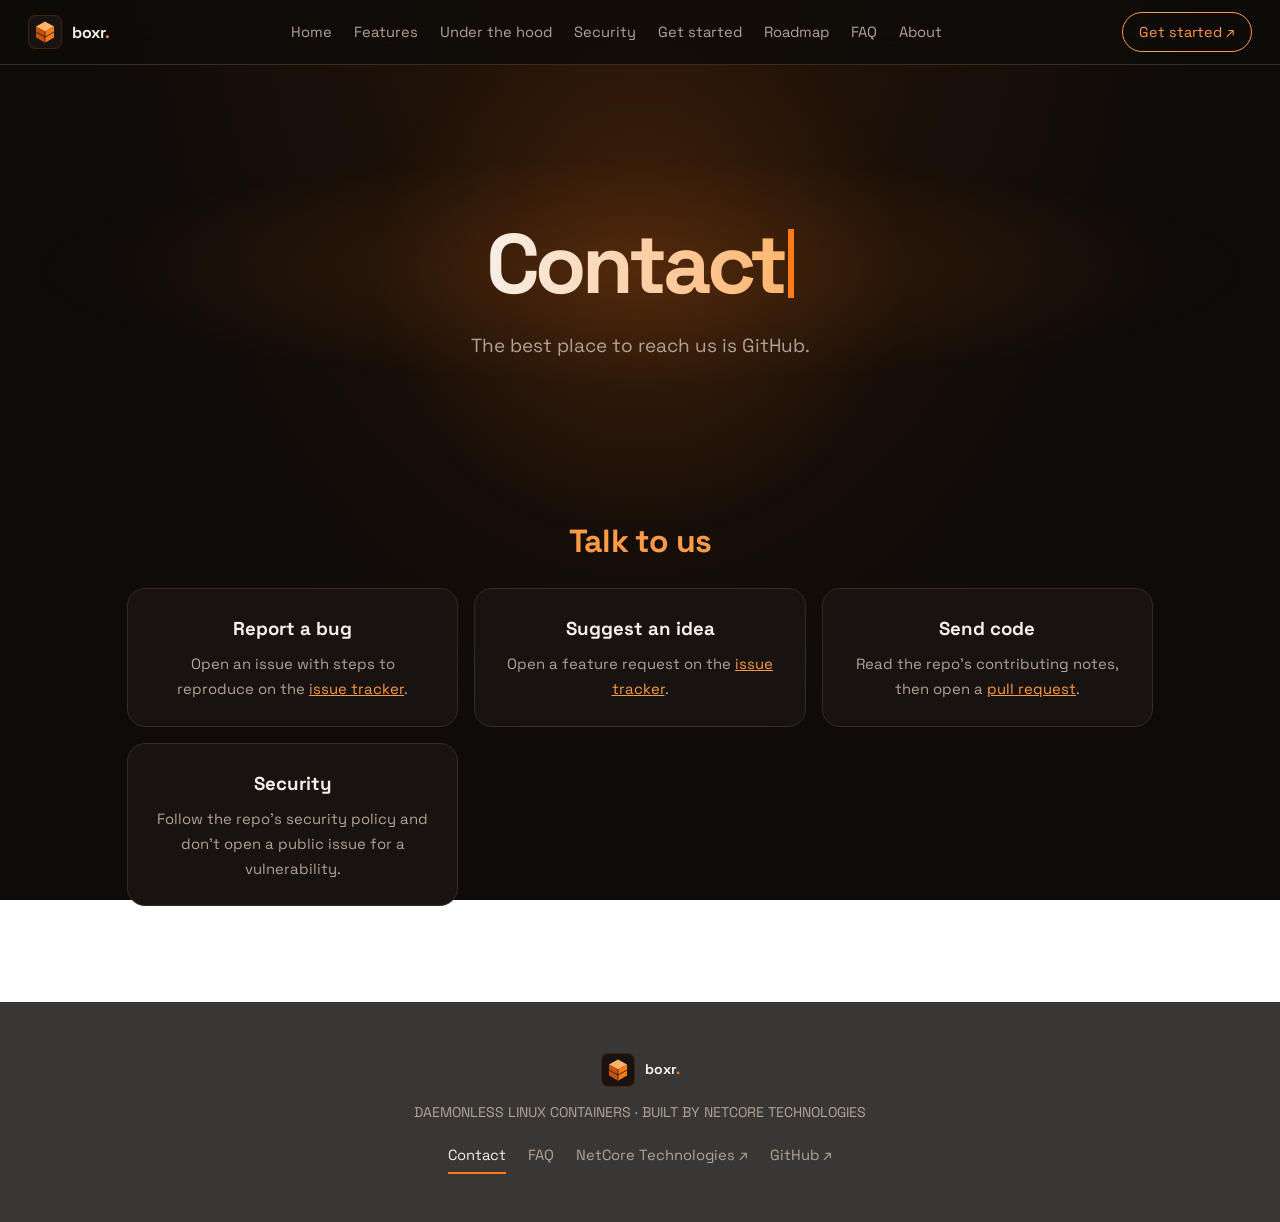
<file: docs/contact.html>
<!doctype html><html lang="en"><head><meta charset="utf-8"><meta name="viewport" content="width=device-width,initial-scale=1"><meta name="theme-color" content="#0e0b09"><meta name="description" content="boxr is a daemonless Linux container runtime built from namespaces, cgroup v2 and OverlayFS, written in Go."><title>Contact · boxr</title><link rel="icon" href="./assets/mark.svg" type="image/svg+xml"><link rel="preconnect" href="https://fonts.googleapis.com"><link rel="preconnect" href="https://fonts.gstatic.com" crossorigin><link href="https://fonts.googleapis.com/css2?family=Space+Grotesk:wght@400;500;700;800&family=JetBrains+Mono:wght@400;500&display=swap" rel="stylesheet"><link rel="stylesheet" href="./style.css"></head><body class="inner"><canvas id="fx"></canvas><header><a class="brand" href="./index.html"><svg class="mk" viewBox="0 0 128 128" xmlns="http://www.w3.org/2000/svg" role="img" aria-label="boxr logo"><style>.bx-g{transform-origin:64px 64px;animation:bxb 3.2s ease-in-out infinite}.bx-t{animation:bxg 2.4s ease-in-out infinite}@keyframes bxb{50%{transform:translateY(-5px)}}@keyframes bxg{50%{opacity:.6}}</style><rect width="128" height="128" rx="27" fill="#181310"/><rect x="2" y="2" width="124" height="124" rx="25" fill="none" stroke="#ff7a18" stroke-opacity=".35" stroke-width="2"/><g class="bx-g"><path class="bx-t" d="M64 24 98 43 64 62 30 43Z" fill="#ffb36b"/><path d="M30 43 64 62V104L30 85Z" fill="#c9520a"/><path d="M98 43 64 62V104L98 85Z" fill="#ff7a18"/><path d="M30 64 64 83 98 64" fill="none" stroke="#181310" stroke-width="3"/><path d="M64 62V104" stroke="#181310" stroke-width="3"/></g></svg><span>boxr<i>.</i></span></a><button class="menu" type="button" aria-expanded="false" aria-controls="nav">Menu ☰</button><nav id="nav"><a href="./index.html">Home</a><a href="./features.html">Features</a><a href="./under-the-hood.html">Under the hood</a><a href="./security.html">Security</a><a href="./get-started.html">Get started</a><a href="./roadmap.html">Roadmap</a><a href="./faq.html">FAQ</a><a href="./about.html">About</a></nav><a class="hcta" href="./get-started.html">Get started ↗</a></header><main><section class="hero small"><h1>Contact</h1><p>The best place to reach us is GitHub.</p></section><section><h2>Talk to us</h2><div class="grid"><div class="card"><h3>Report a bug</h3><p>Open an issue with steps to reproduce on the <a href="https://github.com/NetCore-Technologies/boxr/issues">issue tracker</a>.</p></div><div class="card"><h3>Suggest an idea</h3><p>Open a feature request on the <a href="https://github.com/NetCore-Technologies/boxr/issues">issue tracker</a>.</p></div><div class="card"><h3>Send code</h3><p>Read the repo’s contributing notes, then open a <a href="https://github.com/NetCore-Technologies/boxr/pulls">pull request</a>.</p></div><div class="card"><h3>Security</h3><p>Follow the repo’s security policy and don’t open a public issue for a vulnerability.</p></div></div></section></main><footer><a class="brand" href="./index.html"><svg class="mk" viewBox="0 0 128 128" xmlns="http://www.w3.org/2000/svg" role="img" aria-label="boxr logo"><style>.bx-g{transform-origin:64px 64px;animation:bxb 3.2s ease-in-out infinite}.bx-t{animation:bxg 2.4s ease-in-out infinite}@keyframes bxb{50%{transform:translateY(-5px)}}@keyframes bxg{50%{opacity:.6}}</style><rect width="128" height="128" rx="27" fill="#181310"/><rect x="2" y="2" width="124" height="124" rx="25" fill="none" stroke="#ff7a18" stroke-opacity=".35" stroke-width="2"/><g class="bx-g"><path class="bx-t" d="M64 24 98 43 64 62 30 43Z" fill="#ffb36b"/><path d="M30 43 64 62V104L30 85Z" fill="#c9520a"/><path d="M98 43 64 62V104L98 85Z" fill="#ff7a18"/><path d="M30 64 64 83 98 64" fill="none" stroke="#181310" stroke-width="3"/><path d="M64 62V104" stroke="#181310" stroke-width="3"/></g></svg><span>boxr<i>.</i></span></a><span>DAEMONLESS LINUX CONTAINERS · BUILT BY NETCORE TECHNOLOGIES</span><nav><a href="./contact.html">Contact</a><a href="./faq.html">FAQ</a><a href="https://github.com/NetCore-Technologies">NetCore Technologies ↗</a><a href="https://github.com/NetCore-Technologies/boxr">GitHub ↗</a></nav></footer><script src="./fx.js"></script><script src="./engine.js" defer></script></body></html>
</file>
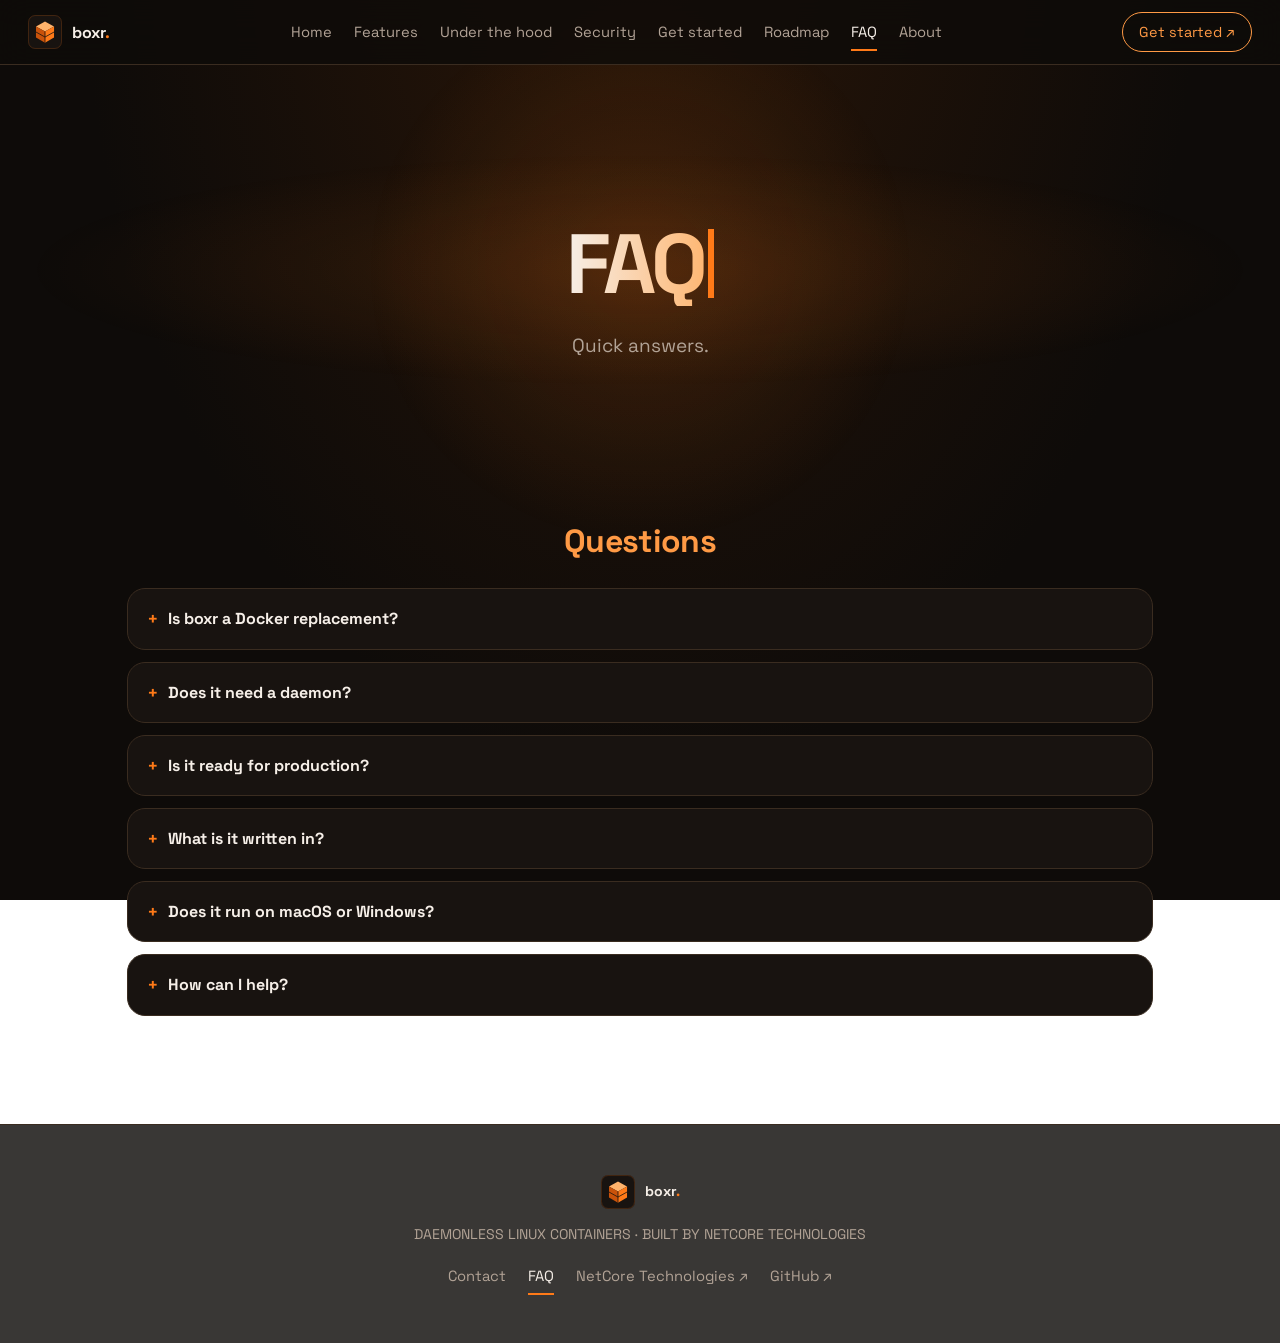
<file: docs/faq.html>
<!doctype html><html lang="en"><head><meta charset="utf-8"><meta name="viewport" content="width=device-width,initial-scale=1"><meta name="theme-color" content="#0e0b09"><meta name="description" content="boxr is a daemonless Linux container runtime built from namespaces, cgroup v2 and OverlayFS, written in Go."><title>FAQ · boxr</title><link rel="icon" href="./assets/mark.svg" type="image/svg+xml"><link rel="preconnect" href="https://fonts.googleapis.com"><link rel="preconnect" href="https://fonts.gstatic.com" crossorigin><link href="https://fonts.googleapis.com/css2?family=Space+Grotesk:wght@400;500;700;800&family=JetBrains+Mono:wght@400;500&display=swap" rel="stylesheet"><link rel="stylesheet" href="./style.css"></head><body class="inner"><canvas id="fx"></canvas><header><a class="brand" href="./index.html"><svg class="mk" viewBox="0 0 128 128" xmlns="http://www.w3.org/2000/svg" role="img" aria-label="boxr logo"><style>.bx-g{transform-origin:64px 64px;animation:bxb 3.2s ease-in-out infinite}.bx-t{animation:bxg 2.4s ease-in-out infinite}@keyframes bxb{50%{transform:translateY(-5px)}}@keyframes bxg{50%{opacity:.6}}</style><rect width="128" height="128" rx="27" fill="#181310"/><rect x="2" y="2" width="124" height="124" rx="25" fill="none" stroke="#ff7a18" stroke-opacity=".35" stroke-width="2"/><g class="bx-g"><path class="bx-t" d="M64 24 98 43 64 62 30 43Z" fill="#ffb36b"/><path d="M30 43 64 62V104L30 85Z" fill="#c9520a"/><path d="M98 43 64 62V104L98 85Z" fill="#ff7a18"/><path d="M30 64 64 83 98 64" fill="none" stroke="#181310" stroke-width="3"/><path d="M64 62V104" stroke="#181310" stroke-width="3"/></g></svg><span>boxr<i>.</i></span></a><button class="menu" type="button" aria-expanded="false" aria-controls="nav">Menu ☰</button><nav id="nav"><a href="./index.html">Home</a><a href="./features.html">Features</a><a href="./under-the-hood.html">Under the hood</a><a href="./security.html">Security</a><a href="./get-started.html">Get started</a><a href="./roadmap.html">Roadmap</a><a href="./faq.html">FAQ</a><a href="./about.html">About</a></nav><a class="hcta" href="./get-started.html">Get started ↗</a></header><main><section class="hero small"><h1>FAQ</h1><p>Quick answers.</p></section><section><h2>Questions</h2><details><summary>Is boxr a Docker replacement?</summary><p>No. It is an early-stage runtime for learning and experimenting.</p></details><details><summary>Does it need a daemon?</summary><p>No. boxr is daemonless.</p></details><details><summary>Is it ready for production?</summary><p>No. Read the security page first.</p></details><details><summary>What is it written in?</summary><p>Go.</p></details><details><summary>Does it run on macOS or Windows?</summary><p>boxr relies on Linux kernel features, so it needs Linux.</p></details><details><summary>How can I help?</summary><p>Open an issue or a pull request on GitHub.</p></details></section></main><footer><a class="brand" href="./index.html"><svg class="mk" viewBox="0 0 128 128" xmlns="http://www.w3.org/2000/svg" role="img" aria-label="boxr logo"><style>.bx-g{transform-origin:64px 64px;animation:bxb 3.2s ease-in-out infinite}.bx-t{animation:bxg 2.4s ease-in-out infinite}@keyframes bxb{50%{transform:translateY(-5px)}}@keyframes bxg{50%{opacity:.6}}</style><rect width="128" height="128" rx="27" fill="#181310"/><rect x="2" y="2" width="124" height="124" rx="25" fill="none" stroke="#ff7a18" stroke-opacity=".35" stroke-width="2"/><g class="bx-g"><path class="bx-t" d="M64 24 98 43 64 62 30 43Z" fill="#ffb36b"/><path d="M30 43 64 62V104L30 85Z" fill="#c9520a"/><path d="M98 43 64 62V104L98 85Z" fill="#ff7a18"/><path d="M30 64 64 83 98 64" fill="none" stroke="#181310" stroke-width="3"/><path d="M64 62V104" stroke="#181310" stroke-width="3"/></g></svg><span>boxr<i>.</i></span></a><span>DAEMONLESS LINUX CONTAINERS · BUILT BY NETCORE TECHNOLOGIES</span><nav><a href="./contact.html">Contact</a><a href="./faq.html">FAQ</a><a href="https://github.com/NetCore-Technologies">NetCore Technologies ↗</a><a href="https://github.com/NetCore-Technologies/boxr">GitHub ↗</a></nav></footer><script src="./fx.js"></script><script src="./engine.js" defer></script></body></html>
</file>
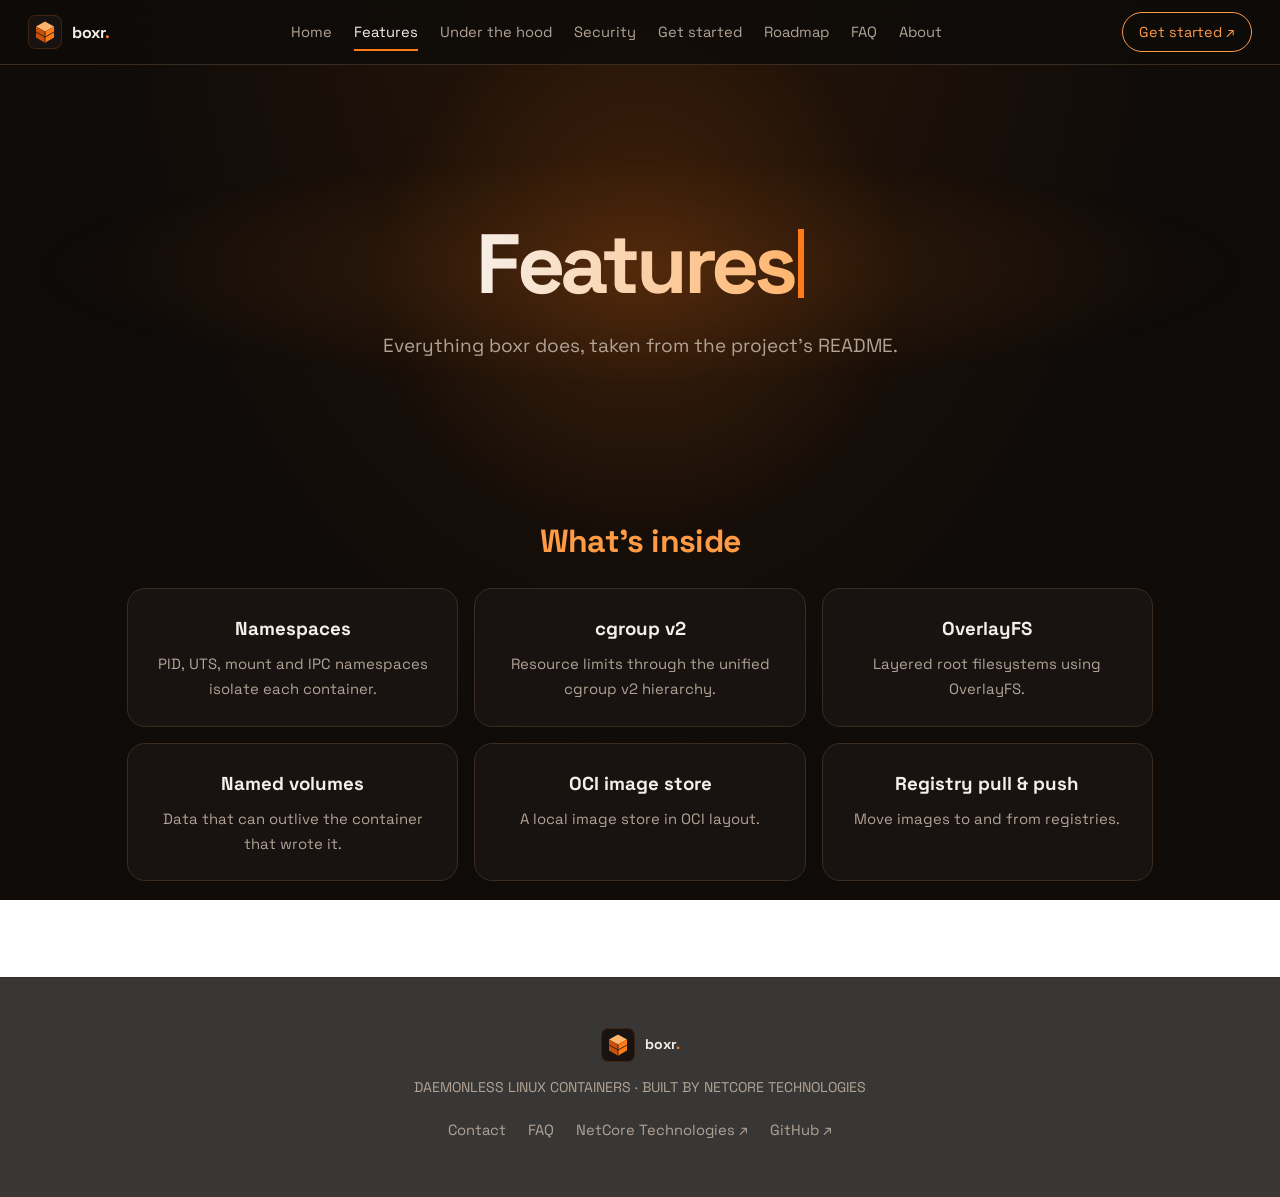
<file: docs/features.html>
<!doctype html><html lang="en"><head><meta charset="utf-8"><meta name="viewport" content="width=device-width,initial-scale=1"><meta name="theme-color" content="#0e0b09"><meta name="description" content="boxr is a daemonless Linux container runtime built from namespaces, cgroup v2 and OverlayFS, written in Go."><title>Features · boxr</title><link rel="icon" href="./assets/mark.svg" type="image/svg+xml"><link rel="preconnect" href="https://fonts.googleapis.com"><link rel="preconnect" href="https://fonts.gstatic.com" crossorigin><link href="https://fonts.googleapis.com/css2?family=Space+Grotesk:wght@400;500;700;800&family=JetBrains+Mono:wght@400;500&display=swap" rel="stylesheet"><link rel="stylesheet" href="./style.css"></head><body class="inner"><canvas id="fx"></canvas><header><a class="brand" href="./index.html"><svg class="mk" viewBox="0 0 128 128" xmlns="http://www.w3.org/2000/svg" role="img" aria-label="boxr logo"><style>.bx-g{transform-origin:64px 64px;animation:bxb 3.2s ease-in-out infinite}.bx-t{animation:bxg 2.4s ease-in-out infinite}@keyframes bxb{50%{transform:translateY(-5px)}}@keyframes bxg{50%{opacity:.6}}</style><rect width="128" height="128" rx="27" fill="#181310"/><rect x="2" y="2" width="124" height="124" rx="25" fill="none" stroke="#ff7a18" stroke-opacity=".35" stroke-width="2"/><g class="bx-g"><path class="bx-t" d="M64 24 98 43 64 62 30 43Z" fill="#ffb36b"/><path d="M30 43 64 62V104L30 85Z" fill="#c9520a"/><path d="M98 43 64 62V104L98 85Z" fill="#ff7a18"/><path d="M30 64 64 83 98 64" fill="none" stroke="#181310" stroke-width="3"/><path d="M64 62V104" stroke="#181310" stroke-width="3"/></g></svg><span>boxr<i>.</i></span></a><button class="menu" type="button" aria-expanded="false" aria-controls="nav">Menu ☰</button><nav id="nav"><a href="./index.html">Home</a><a href="./features.html">Features</a><a href="./under-the-hood.html">Under the hood</a><a href="./security.html">Security</a><a href="./get-started.html">Get started</a><a href="./roadmap.html">Roadmap</a><a href="./faq.html">FAQ</a><a href="./about.html">About</a></nav><a class="hcta" href="./get-started.html">Get started ↗</a></header><main><section class="hero small"><h1>Features</h1><p>Everything boxr does, taken from the project’s README.</p></section><section><h2>What’s inside</h2><div class="grid"><div class="card"><h3>Namespaces</h3><p>PID, UTS, mount and IPC namespaces isolate each container.</p></div><div class="card"><h3>cgroup v2</h3><p>Resource limits through the unified cgroup v2 hierarchy.</p></div><div class="card"><h3>OverlayFS</h3><p>Layered root filesystems using OverlayFS.</p></div><div class="card"><h3>Named volumes</h3><p>Data that can outlive the container that wrote it.</p></div><div class="card"><h3>OCI image store</h3><p>A local image store in OCI layout.</p></div><div class="card"><h3>Registry pull &amp; push</h3><p>Move images to and from registries.</p></div></div></section></main><footer><a class="brand" href="./index.html"><svg class="mk" viewBox="0 0 128 128" xmlns="http://www.w3.org/2000/svg" role="img" aria-label="boxr logo"><style>.bx-g{transform-origin:64px 64px;animation:bxb 3.2s ease-in-out infinite}.bx-t{animation:bxg 2.4s ease-in-out infinite}@keyframes bxb{50%{transform:translateY(-5px)}}@keyframes bxg{50%{opacity:.6}}</style><rect width="128" height="128" rx="27" fill="#181310"/><rect x="2" y="2" width="124" height="124" rx="25" fill="none" stroke="#ff7a18" stroke-opacity=".35" stroke-width="2"/><g class="bx-g"><path class="bx-t" d="M64 24 98 43 64 62 30 43Z" fill="#ffb36b"/><path d="M30 43 64 62V104L30 85Z" fill="#c9520a"/><path d="M98 43 64 62V104L98 85Z" fill="#ff7a18"/><path d="M30 64 64 83 98 64" fill="none" stroke="#181310" stroke-width="3"/><path d="M64 62V104" stroke="#181310" stroke-width="3"/></g></svg><span>boxr<i>.</i></span></a><span>DAEMONLESS LINUX CONTAINERS · BUILT BY NETCORE TECHNOLOGIES</span><nav><a href="./contact.html">Contact</a><a href="./faq.html">FAQ</a><a href="https://github.com/NetCore-Technologies">NetCore Technologies ↗</a><a href="https://github.com/NetCore-Technologies/boxr">GitHub ↗</a></nav></footer><script src="./fx.js"></script><script src="./engine.js" defer></script></body></html>
</file>
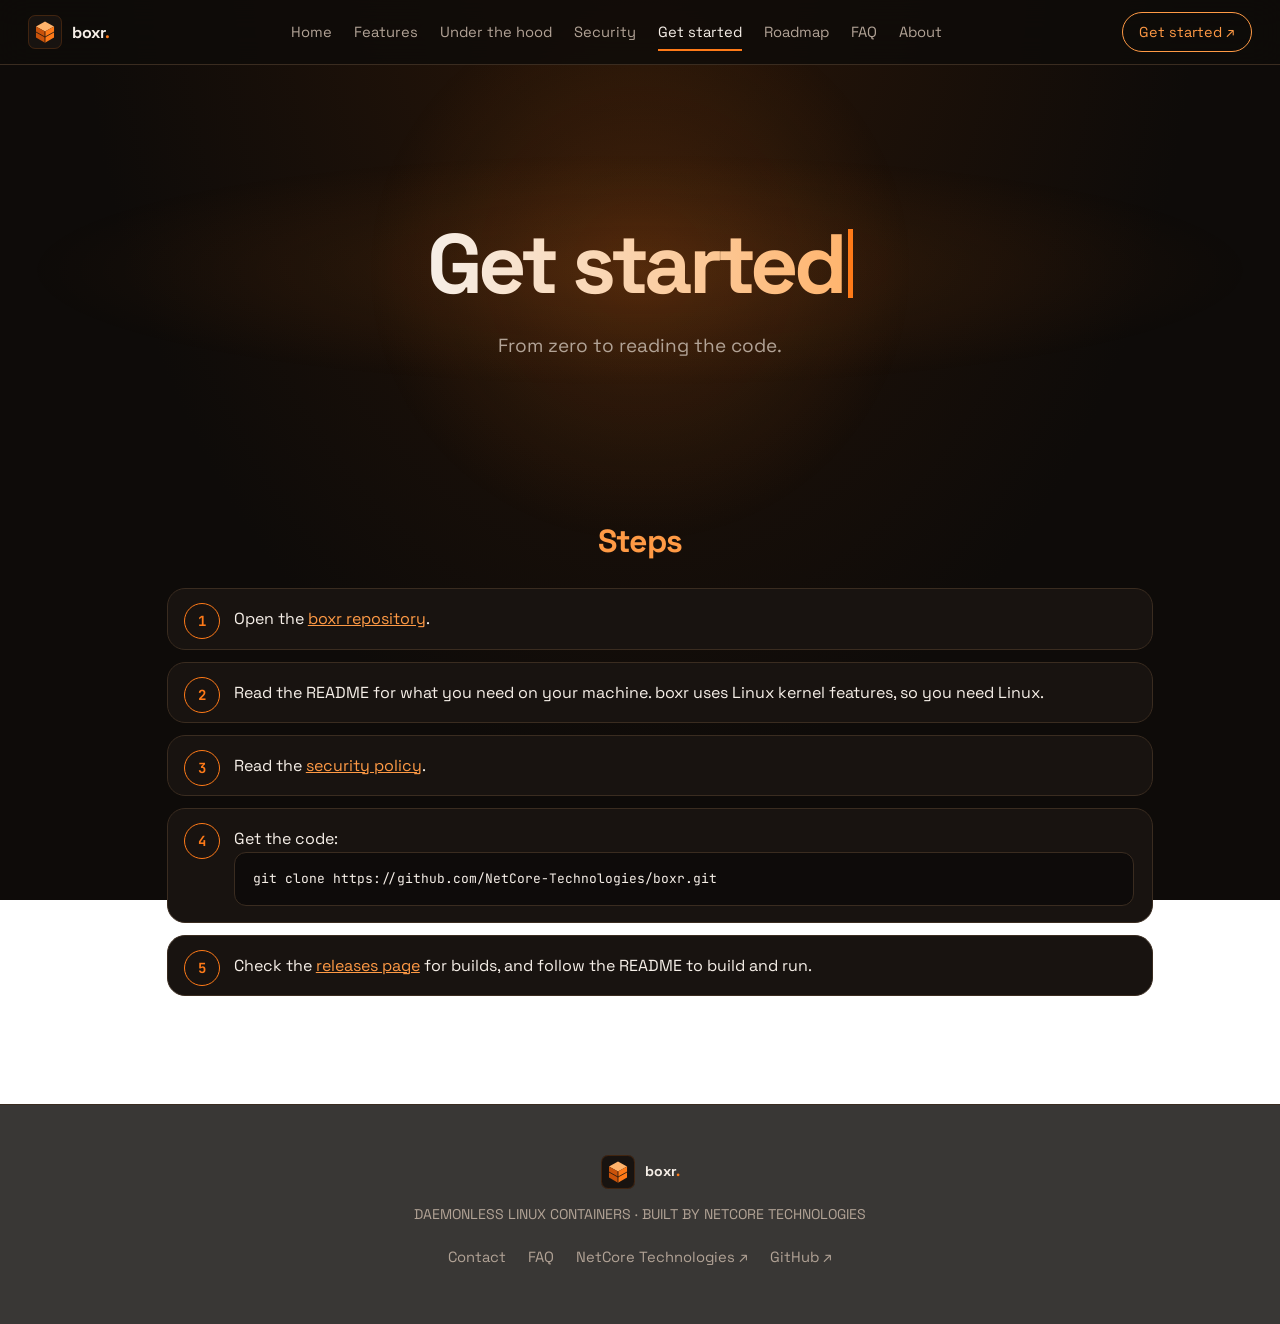
<file: docs/get-started.html>
<!doctype html><html lang="en"><head><meta charset="utf-8"><meta name="viewport" content="width=device-width,initial-scale=1"><meta name="theme-color" content="#0e0b09"><meta name="description" content="boxr is a daemonless Linux container runtime built from namespaces, cgroup v2 and OverlayFS, written in Go."><title>Get started · boxr</title><link rel="icon" href="./assets/mark.svg" type="image/svg+xml"><link rel="preconnect" href="https://fonts.googleapis.com"><link rel="preconnect" href="https://fonts.gstatic.com" crossorigin><link href="https://fonts.googleapis.com/css2?family=Space+Grotesk:wght@400;500;700;800&family=JetBrains+Mono:wght@400;500&display=swap" rel="stylesheet"><link rel="stylesheet" href="./style.css"></head><body class="inner"><canvas id="fx"></canvas><header><a class="brand" href="./index.html"><svg class="mk" viewBox="0 0 128 128" xmlns="http://www.w3.org/2000/svg" role="img" aria-label="boxr logo"><style>.bx-g{transform-origin:64px 64px;animation:bxb 3.2s ease-in-out infinite}.bx-t{animation:bxg 2.4s ease-in-out infinite}@keyframes bxb{50%{transform:translateY(-5px)}}@keyframes bxg{50%{opacity:.6}}</style><rect width="128" height="128" rx="27" fill="#181310"/><rect x="2" y="2" width="124" height="124" rx="25" fill="none" stroke="#ff7a18" stroke-opacity=".35" stroke-width="2"/><g class="bx-g"><path class="bx-t" d="M64 24 98 43 64 62 30 43Z" fill="#ffb36b"/><path d="M30 43 64 62V104L30 85Z" fill="#c9520a"/><path d="M98 43 64 62V104L98 85Z" fill="#ff7a18"/><path d="M30 64 64 83 98 64" fill="none" stroke="#181310" stroke-width="3"/><path d="M64 62V104" stroke="#181310" stroke-width="3"/></g></svg><span>boxr<i>.</i></span></a><button class="menu" type="button" aria-expanded="false" aria-controls="nav">Menu ☰</button><nav id="nav"><a href="./index.html">Home</a><a href="./features.html">Features</a><a href="./under-the-hood.html">Under the hood</a><a href="./security.html">Security</a><a href="./get-started.html">Get started</a><a href="./roadmap.html">Roadmap</a><a href="./faq.html">FAQ</a><a href="./about.html">About</a></nav><a class="hcta" href="./get-started.html">Get started ↗</a></header><main><section class="hero small"><h1>Get started</h1><p>From zero to reading the code.</p></section><section><h2>Steps</h2><ol class="steps"><li>Open the <a href="https://github.com/NetCore-Technologies/boxr">boxr repository</a>.</li><li>Read the README for what you need on your machine. boxr uses Linux kernel features, so you need Linux.</li><li>Read the <a href="https://github.com/NetCore-Technologies/boxr/blob/main/SECURITY.md">security policy</a>.</li><li>Get the code:<pre>git clone https://github.com/NetCore-Technologies/boxr.git</pre></li><li>Check the <a href="https://github.com/NetCore-Technologies/boxr/releases">releases page</a> for builds, and follow the README to build and run.</li></ol></section></main><footer><a class="brand" href="./index.html"><svg class="mk" viewBox="0 0 128 128" xmlns="http://www.w3.org/2000/svg" role="img" aria-label="boxr logo"><style>.bx-g{transform-origin:64px 64px;animation:bxb 3.2s ease-in-out infinite}.bx-t{animation:bxg 2.4s ease-in-out infinite}@keyframes bxb{50%{transform:translateY(-5px)}}@keyframes bxg{50%{opacity:.6}}</style><rect width="128" height="128" rx="27" fill="#181310"/><rect x="2" y="2" width="124" height="124" rx="25" fill="none" stroke="#ff7a18" stroke-opacity=".35" stroke-width="2"/><g class="bx-g"><path class="bx-t" d="M64 24 98 43 64 62 30 43Z" fill="#ffb36b"/><path d="M30 43 64 62V104L30 85Z" fill="#c9520a"/><path d="M98 43 64 62V104L98 85Z" fill="#ff7a18"/><path d="M30 64 64 83 98 64" fill="none" stroke="#181310" stroke-width="3"/><path d="M64 62V104" stroke="#181310" stroke-width="3"/></g></svg><span>boxr<i>.</i></span></a><span>DAEMONLESS LINUX CONTAINERS · BUILT BY NETCORE TECHNOLOGIES</span><nav><a href="./contact.html">Contact</a><a href="./faq.html">FAQ</a><a href="https://github.com/NetCore-Technologies">NetCore Technologies ↗</a><a href="https://github.com/NetCore-Technologies/boxr">GitHub ↗</a></nav></footer><script src="./fx.js"></script><script src="./engine.js" defer></script></body></html>
</file>
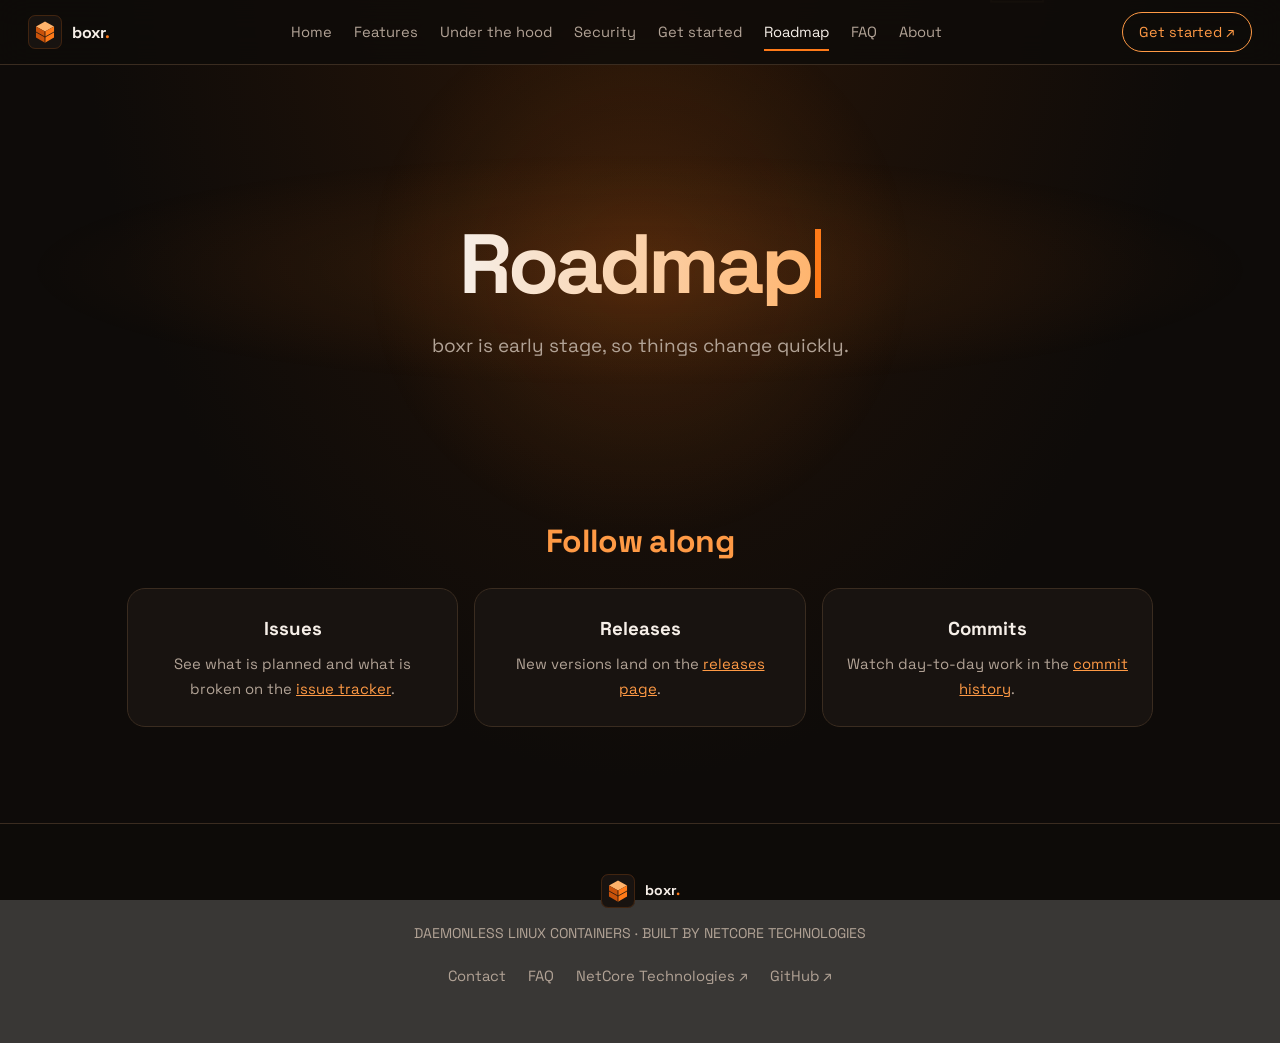
<file: docs/roadmap.html>
<!doctype html><html lang="en"><head><meta charset="utf-8"><meta name="viewport" content="width=device-width,initial-scale=1"><meta name="theme-color" content="#0e0b09"><meta name="description" content="boxr is a daemonless Linux container runtime built from namespaces, cgroup v2 and OverlayFS, written in Go."><title>Roadmap · boxr</title><link rel="icon" href="./assets/mark.svg" type="image/svg+xml"><link rel="preconnect" href="https://fonts.googleapis.com"><link rel="preconnect" href="https://fonts.gstatic.com" crossorigin><link href="https://fonts.googleapis.com/css2?family=Space+Grotesk:wght@400;500;700;800&family=JetBrains+Mono:wght@400;500&display=swap" rel="stylesheet"><link rel="stylesheet" href="./style.css"></head><body class="inner"><canvas id="fx"></canvas><header><a class="brand" href="./index.html"><svg class="mk" viewBox="0 0 128 128" xmlns="http://www.w3.org/2000/svg" role="img" aria-label="boxr logo"><style>.bx-g{transform-origin:64px 64px;animation:bxb 3.2s ease-in-out infinite}.bx-t{animation:bxg 2.4s ease-in-out infinite}@keyframes bxb{50%{transform:translateY(-5px)}}@keyframes bxg{50%{opacity:.6}}</style><rect width="128" height="128" rx="27" fill="#181310"/><rect x="2" y="2" width="124" height="124" rx="25" fill="none" stroke="#ff7a18" stroke-opacity=".35" stroke-width="2"/><g class="bx-g"><path class="bx-t" d="M64 24 98 43 64 62 30 43Z" fill="#ffb36b"/><path d="M30 43 64 62V104L30 85Z" fill="#c9520a"/><path d="M98 43 64 62V104L98 85Z" fill="#ff7a18"/><path d="M30 64 64 83 98 64" fill="none" stroke="#181310" stroke-width="3"/><path d="M64 62V104" stroke="#181310" stroke-width="3"/></g></svg><span>boxr<i>.</i></span></a><button class="menu" type="button" aria-expanded="false" aria-controls="nav">Menu ☰</button><nav id="nav"><a href="./index.html">Home</a><a href="./features.html">Features</a><a href="./under-the-hood.html">Under the hood</a><a href="./security.html">Security</a><a href="./get-started.html">Get started</a><a href="./roadmap.html">Roadmap</a><a href="./faq.html">FAQ</a><a href="./about.html">About</a></nav><a class="hcta" href="./get-started.html">Get started ↗</a></header><main><section class="hero small"><h1>Roadmap</h1><p>boxr is early stage, so things change quickly.</p></section><section><h2>Follow along</h2><div class="grid"><div class="card"><h3>Issues</h3><p>See what is planned and what is broken on the <a href="https://github.com/NetCore-Technologies/boxr/issues">issue tracker</a>.</p></div><div class="card"><h3>Releases</h3><p>New versions land on the <a href="https://github.com/NetCore-Technologies/boxr/releases">releases page</a>.</p></div><div class="card"><h3>Commits</h3><p>Watch day-to-day work in the <a href="https://github.com/NetCore-Technologies/boxr/commits/main">commit history</a>.</p></div></div></section></main><footer><a class="brand" href="./index.html"><svg class="mk" viewBox="0 0 128 128" xmlns="http://www.w3.org/2000/svg" role="img" aria-label="boxr logo"><style>.bx-g{transform-origin:64px 64px;animation:bxb 3.2s ease-in-out infinite}.bx-t{animation:bxg 2.4s ease-in-out infinite}@keyframes bxb{50%{transform:translateY(-5px)}}@keyframes bxg{50%{opacity:.6}}</style><rect width="128" height="128" rx="27" fill="#181310"/><rect x="2" y="2" width="124" height="124" rx="25" fill="none" stroke="#ff7a18" stroke-opacity=".35" stroke-width="2"/><g class="bx-g"><path class="bx-t" d="M64 24 98 43 64 62 30 43Z" fill="#ffb36b"/><path d="M30 43 64 62V104L30 85Z" fill="#c9520a"/><path d="M98 43 64 62V104L98 85Z" fill="#ff7a18"/><path d="M30 64 64 83 98 64" fill="none" stroke="#181310" stroke-width="3"/><path d="M64 62V104" stroke="#181310" stroke-width="3"/></g></svg><span>boxr<i>.</i></span></a><span>DAEMONLESS LINUX CONTAINERS · BUILT BY NETCORE TECHNOLOGIES</span><nav><a href="./contact.html">Contact</a><a href="./faq.html">FAQ</a><a href="https://github.com/NetCore-Technologies">NetCore Technologies ↗</a><a href="https://github.com/NetCore-Technologies/boxr">GitHub ↗</a></nav></footer><script src="./fx.js"></script><script src="./engine.js" defer></script></body></html>
</file>
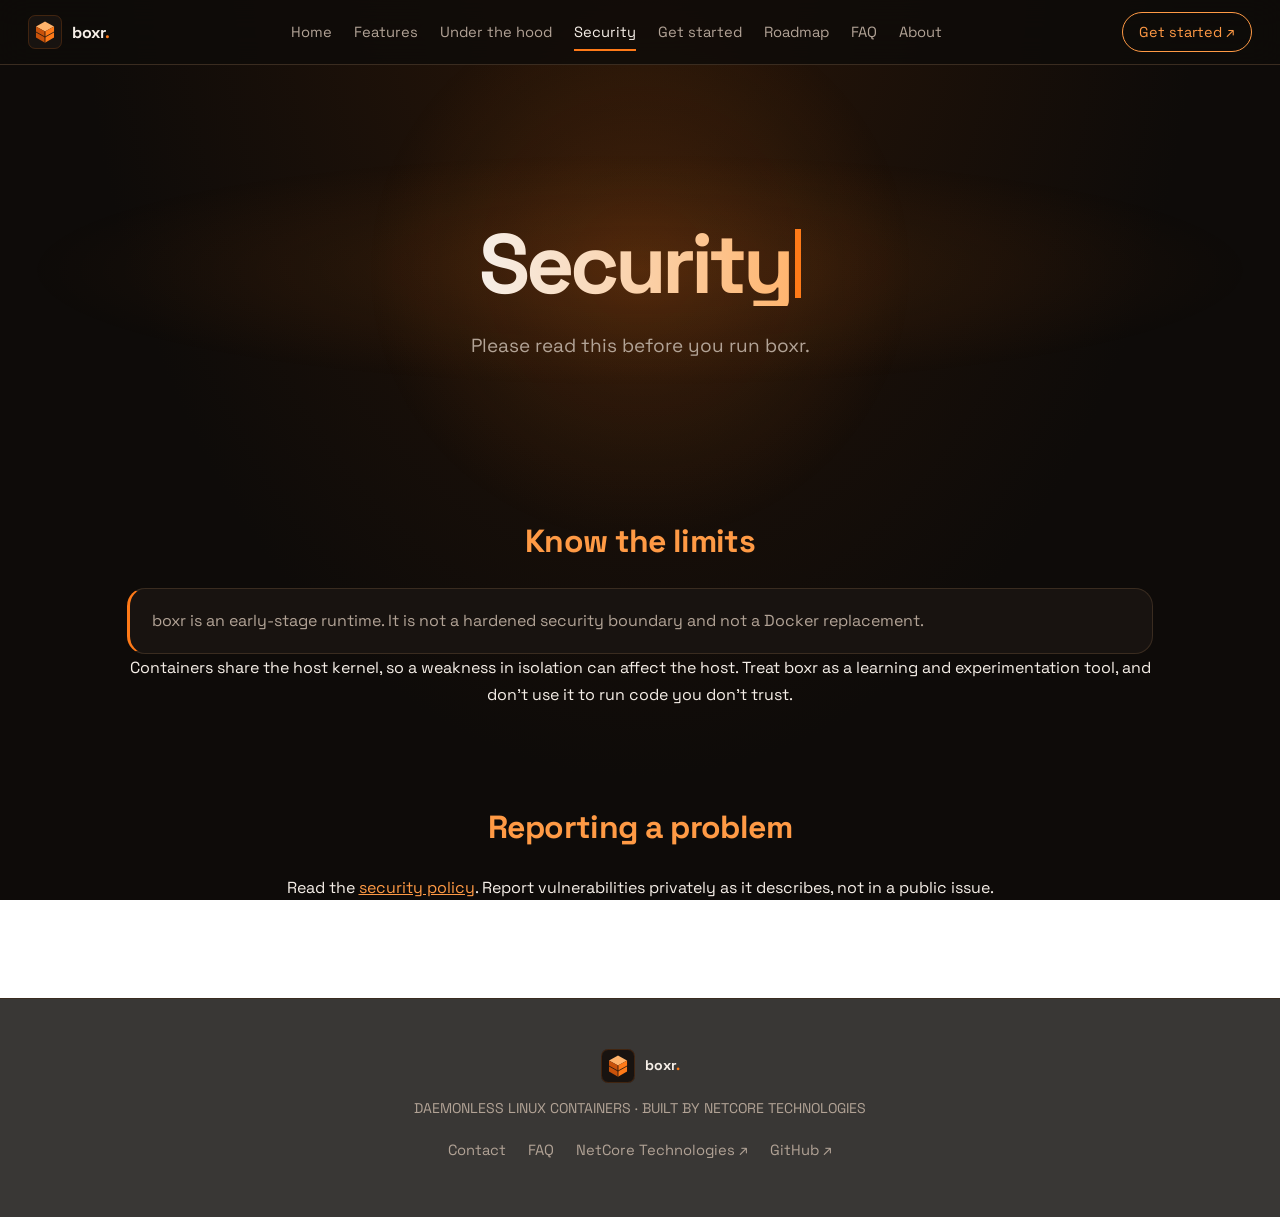
<file: docs/security.html>
<!doctype html><html lang="en"><head><meta charset="utf-8"><meta name="viewport" content="width=device-width,initial-scale=1"><meta name="theme-color" content="#0e0b09"><meta name="description" content="boxr is a daemonless Linux container runtime built from namespaces, cgroup v2 and OverlayFS, written in Go."><title>Security · boxr</title><link rel="icon" href="./assets/mark.svg" type="image/svg+xml"><link rel="preconnect" href="https://fonts.googleapis.com"><link rel="preconnect" href="https://fonts.gstatic.com" crossorigin><link href="https://fonts.googleapis.com/css2?family=Space+Grotesk:wght@400;500;700;800&family=JetBrains+Mono:wght@400;500&display=swap" rel="stylesheet"><link rel="stylesheet" href="./style.css"></head><body class="inner"><canvas id="fx"></canvas><header><a class="brand" href="./index.html"><svg class="mk" viewBox="0 0 128 128" xmlns="http://www.w3.org/2000/svg" role="img" aria-label="boxr logo"><style>.bx-g{transform-origin:64px 64px;animation:bxb 3.2s ease-in-out infinite}.bx-t{animation:bxg 2.4s ease-in-out infinite}@keyframes bxb{50%{transform:translateY(-5px)}}@keyframes bxg{50%{opacity:.6}}</style><rect width="128" height="128" rx="27" fill="#181310"/><rect x="2" y="2" width="124" height="124" rx="25" fill="none" stroke="#ff7a18" stroke-opacity=".35" stroke-width="2"/><g class="bx-g"><path class="bx-t" d="M64 24 98 43 64 62 30 43Z" fill="#ffb36b"/><path d="M30 43 64 62V104L30 85Z" fill="#c9520a"/><path d="M98 43 64 62V104L98 85Z" fill="#ff7a18"/><path d="M30 64 64 83 98 64" fill="none" stroke="#181310" stroke-width="3"/><path d="M64 62V104" stroke="#181310" stroke-width="3"/></g></svg><span>boxr<i>.</i></span></a><button class="menu" type="button" aria-expanded="false" aria-controls="nav">Menu ☰</button><nav id="nav"><a href="./index.html">Home</a><a href="./features.html">Features</a><a href="./under-the-hood.html">Under the hood</a><a href="./security.html">Security</a><a href="./get-started.html">Get started</a><a href="./roadmap.html">Roadmap</a><a href="./faq.html">FAQ</a><a href="./about.html">About</a></nav><a class="hcta" href="./get-started.html">Get started ↗</a></header><main><section class="hero small"><h1>Security</h1><p>Please read this before you run boxr.</p></section><section><h2>Know the limits</h2><div class="note">boxr is an early-stage runtime. It is not a hardened security boundary and not a Docker replacement.</div><p>Containers share the host kernel, so a weakness in isolation can affect the host. Treat boxr as a learning and experimentation tool, and don’t use it to run code you don’t trust.</p></section><section><h2>Reporting a problem</h2><p>Read the <a href="https://github.com/NetCore-Technologies/boxr/blob/main/SECURITY.md">security policy</a>. Report vulnerabilities privately as it describes, not in a public issue.</p></section></main><footer><a class="brand" href="./index.html"><svg class="mk" viewBox="0 0 128 128" xmlns="http://www.w3.org/2000/svg" role="img" aria-label="boxr logo"><style>.bx-g{transform-origin:64px 64px;animation:bxb 3.2s ease-in-out infinite}.bx-t{animation:bxg 2.4s ease-in-out infinite}@keyframes bxb{50%{transform:translateY(-5px)}}@keyframes bxg{50%{opacity:.6}}</style><rect width="128" height="128" rx="27" fill="#181310"/><rect x="2" y="2" width="124" height="124" rx="25" fill="none" stroke="#ff7a18" stroke-opacity=".35" stroke-width="2"/><g class="bx-g"><path class="bx-t" d="M64 24 98 43 64 62 30 43Z" fill="#ffb36b"/><path d="M30 43 64 62V104L30 85Z" fill="#c9520a"/><path d="M98 43 64 62V104L98 85Z" fill="#ff7a18"/><path d="M30 64 64 83 98 64" fill="none" stroke="#181310" stroke-width="3"/><path d="M64 62V104" stroke="#181310" stroke-width="3"/></g></svg><span>boxr<i>.</i></span></a><span>DAEMONLESS LINUX CONTAINERS · BUILT BY NETCORE TECHNOLOGIES</span><nav><a href="./contact.html">Contact</a><a href="./faq.html">FAQ</a><a href="https://github.com/NetCore-Technologies">NetCore Technologies ↗</a><a href="https://github.com/NetCore-Technologies/boxr">GitHub ↗</a></nav></footer><script src="./fx.js"></script><script src="./engine.js" defer></script></body></html>
</file>
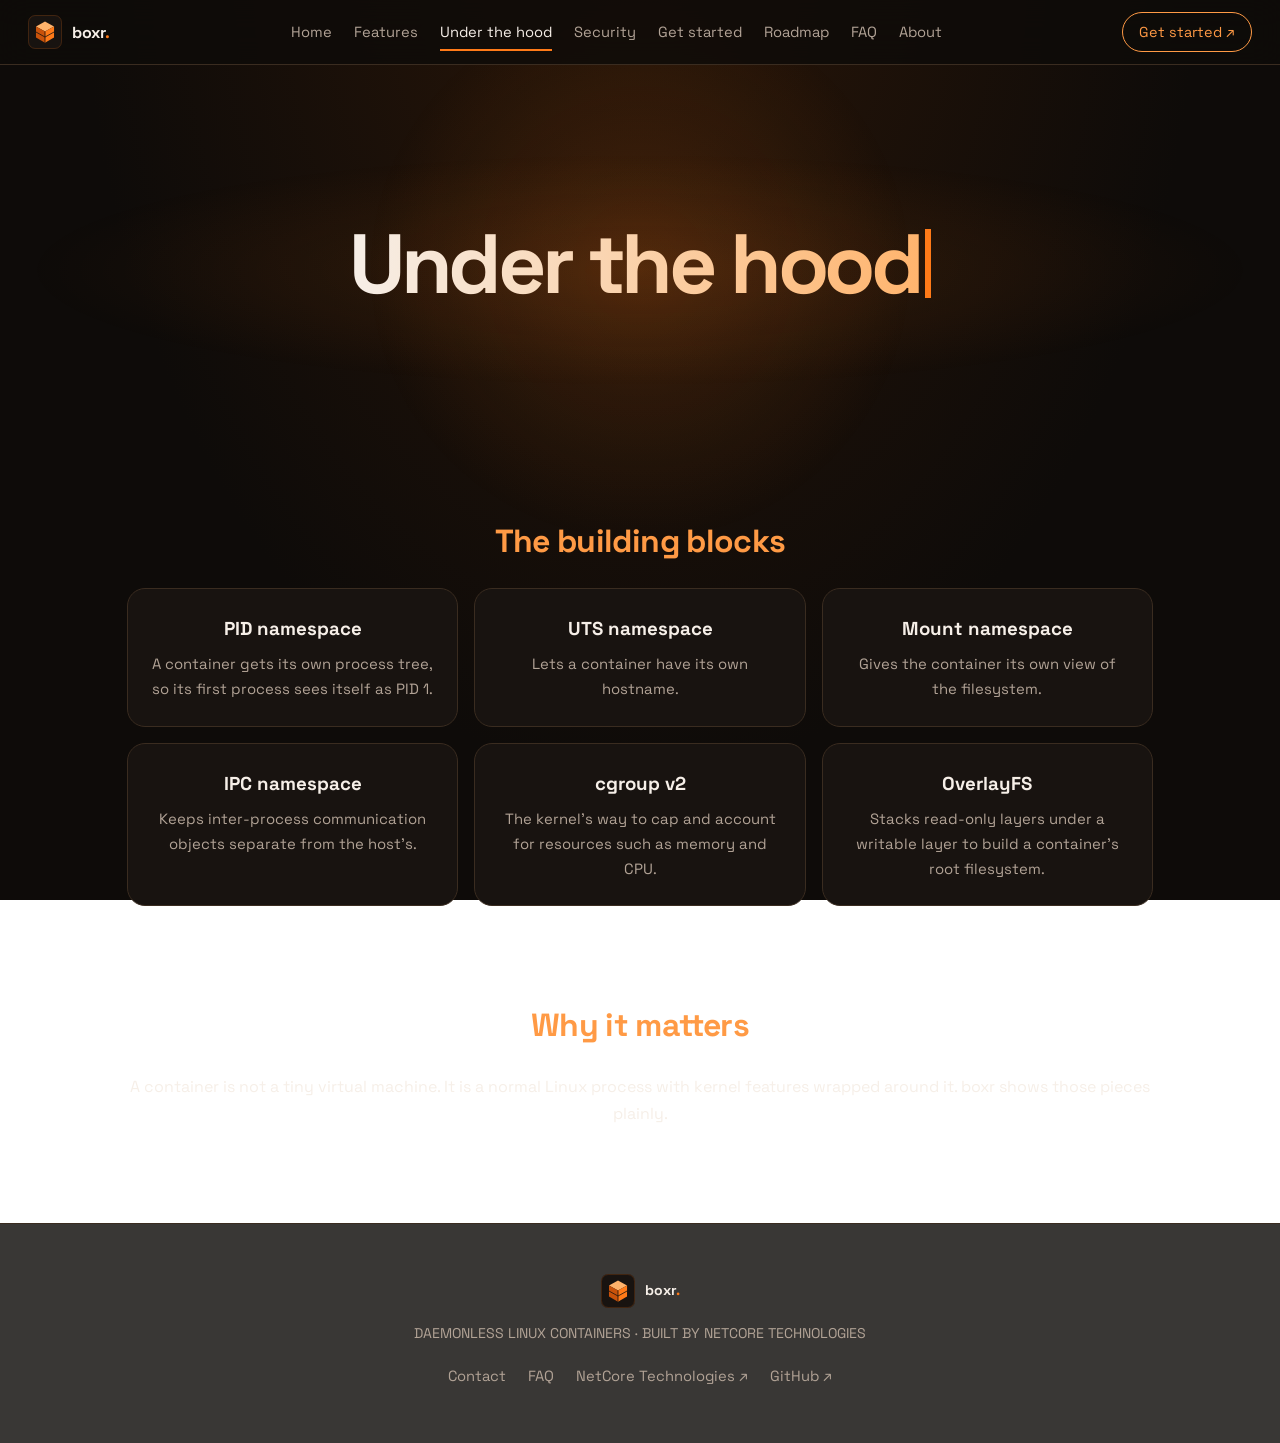
<file: docs/under-the-hood.html>
<!doctype html><html lang="en"><head><meta charset="utf-8"><meta name="viewport" content="width=device-width,initial-scale=1"><meta name="theme-color" content="#0e0b09"><meta name="description" content="boxr is a daemonless Linux container runtime built from namespaces, cgroup v2 and OverlayFS, written in Go."><title>Under the hood · boxr</title><link rel="icon" href="./assets/mark.svg" type="image/svg+xml"><link rel="preconnect" href="https://fonts.googleapis.com"><link rel="preconnect" href="https://fonts.gstatic.com" crossorigin><link href="https://fonts.googleapis.com/css2?family=Space+Grotesk:wght@400;500;700;800&family=JetBrains+Mono:wght@400;500&display=swap" rel="stylesheet"><link rel="stylesheet" href="./style.css"></head><body class="inner"><canvas id="fx"></canvas><header><a class="brand" href="./index.html"><svg class="mk" viewBox="0 0 128 128" xmlns="http://www.w3.org/2000/svg" role="img" aria-label="boxr logo"><style>.bx-g{transform-origin:64px 64px;animation:bxb 3.2s ease-in-out infinite}.bx-t{animation:bxg 2.4s ease-in-out infinite}@keyframes bxb{50%{transform:translateY(-5px)}}@keyframes bxg{50%{opacity:.6}}</style><rect width="128" height="128" rx="27" fill="#181310"/><rect x="2" y="2" width="124" height="124" rx="25" fill="none" stroke="#ff7a18" stroke-opacity=".35" stroke-width="2"/><g class="bx-g"><path class="bx-t" d="M64 24 98 43 64 62 30 43Z" fill="#ffb36b"/><path d="M30 43 64 62V104L30 85Z" fill="#c9520a"/><path d="M98 43 64 62V104L98 85Z" fill="#ff7a18"/><path d="M30 64 64 83 98 64" fill="none" stroke="#181310" stroke-width="3"/><path d="M64 62V104" stroke="#181310" stroke-width="3"/></g></svg><span>boxr<i>.</i></span></a><button class="menu" type="button" aria-expanded="false" aria-controls="nav">Menu ☰</button><nav id="nav"><a href="./index.html">Home</a><a href="./features.html">Features</a><a href="./under-the-hood.html">Under the hood</a><a href="./security.html">Security</a><a href="./get-started.html">Get started</a><a href="./roadmap.html">Roadmap</a><a href="./faq.html">FAQ</a><a href="./about.html">About</a></nav><a class="hcta" href="./get-started.html">Get started ↗</a></header><main><section class="hero small"><h1>Under the hood</h1><p>How the Linux kernel pieces fit together.</p></section><section><h2>The building blocks</h2><div class="grid"><div class="card"><h3>PID namespace</h3><p>A container gets its own process tree, so its first process sees itself as PID 1.</p></div><div class="card"><h3>UTS namespace</h3><p>Lets a container have its own hostname.</p></div><div class="card"><h3>Mount namespace</h3><p>Gives the container its own view of the filesystem.</p></div><div class="card"><h3>IPC namespace</h3><p>Keeps inter-process communication objects separate from the host’s.</p></div><div class="card"><h3>cgroup v2</h3><p>The kernel’s way to cap and account for resources such as memory and CPU.</p></div><div class="card"><h3>OverlayFS</h3><p>Stacks read-only layers under a writable layer to build a container’s root filesystem.</p></div></div></section><section><h2>Why it matters</h2><p>A container is not a tiny virtual machine. It is a normal Linux process with kernel features wrapped around it. boxr shows those pieces plainly.</p></section></main><footer><a class="brand" href="./index.html"><svg class="mk" viewBox="0 0 128 128" xmlns="http://www.w3.org/2000/svg" role="img" aria-label="boxr logo"><style>.bx-g{transform-origin:64px 64px;animation:bxb 3.2s ease-in-out infinite}.bx-t{animation:bxg 2.4s ease-in-out infinite}@keyframes bxb{50%{transform:translateY(-5px)}}@keyframes bxg{50%{opacity:.6}}</style><rect width="128" height="128" rx="27" fill="#181310"/><rect x="2" y="2" width="124" height="124" rx="25" fill="none" stroke="#ff7a18" stroke-opacity=".35" stroke-width="2"/><g class="bx-g"><path class="bx-t" d="M64 24 98 43 64 62 30 43Z" fill="#ffb36b"/><path d="M30 43 64 62V104L30 85Z" fill="#c9520a"/><path d="M98 43 64 62V104L98 85Z" fill="#ff7a18"/><path d="M30 64 64 83 98 64" fill="none" stroke="#181310" stroke-width="3"/><path d="M64 62V104" stroke="#181310" stroke-width="3"/></g></svg><span>boxr<i>.</i></span></a><span>DAEMONLESS LINUX CONTAINERS · BUILT BY NETCORE TECHNOLOGIES</span><nav><a href="./contact.html">Contact</a><a href="./faq.html">FAQ</a><a href="https://github.com/NetCore-Technologies">NetCore Technologies ↗</a><a href="https://github.com/NetCore-Technologies/boxr">GitHub ↗</a></nav></footer><script src="./fx.js"></script><script src="./engine.js" defer></script></body></html>
</file>
<file: docs/style.css>
@view-transition{navigation:auto}
:root{--bg:#0e0b09;--panel:#181310;--line:#3a2c20;--fg:#f6efe8;--mu:#b2a396;--ac:#ff7a18;--ac2:#ffb36b;--lk:#ff9a45;--on:#1a0d00;--ease:cubic-bezier(.22,1,.36,1);--hf:'Space Grotesk',system-ui,sans-serif;--mf:'JetBrains Mono',ui-monospace,Menlo,Consolas,monospace}
*{box-sizing:border-box;margin:0}
html{scroll-behavior:smooth;scroll-padding-top:110px}
body{background:radial-gradient(ellipse at 50% -10%,#2a1608 0,#0e0b09 62%);background-attachment:fixed;color:var(--fg);font:400 16px/1.7 var(--hf);padding-top:72px;text-align:center;overflow-x:clip}
body:after{content:"";position:fixed;inset:0;pointer-events:none;z-index:0;background:radial-gradient(420px circle at var(--px,50%) var(--py,30%),color-mix(in srgb,var(--ac) 15%,transparent),transparent 65%)}
canvas{position:fixed;inset:0;z-index:0;pointer-events:none}
.inner canvas{opacity:.3}
main,footer{position:relative;z-index:1}
a{color:var(--lk)}
.prog{position:fixed;inset:0 0 auto;height:2px;background:linear-gradient(90deg,var(--ac),var(--ac2));transform:scaleX(0);transform-origin:0 50%;z-index:60}
header{position:fixed;inset:0 0 auto;z-index:50;display:flex;align-items:center;justify-content:space-between;gap:18px;padding:12px 28px;background:color-mix(in srgb,var(--bg) 82%,transparent);backdrop-filter:blur(16px);border-bottom:1px solid var(--line);transition:transform .45s var(--ease)}
header.hide{transform:translateY(-100%)}
.brand{display:flex;align-items:center;gap:10px;color:var(--fg);font-weight:800;text-decoration:none;white-space:nowrap}
.brand svg{width:34px;height:34px}
.brand i{font-style:normal;color:var(--ac)}
nav{display:flex;gap:4px 22px;flex-wrap:wrap;justify-content:center}
nav a{position:relative;color:var(--mu);text-decoration:none;padding:4px 0;font-size:.92rem}
nav a:after{content:"";position:absolute;inset:auto 0 -2px;height:2px;background:var(--ac);transform:scaleX(0);transition:transform .35s var(--ease)}
nav a:hover,nav a[aria-current=page]{color:var(--fg)}
nav a:hover:after,nav a[aria-current=page]:after{transform:scaleX(1)}
.hcta{border:1px solid var(--lk);color:var(--lk);border-radius:999px;padding:7px 16px;text-decoration:none;font-size:.9rem;white-space:nowrap;transition:.25s}
.hcta:hover{background:var(--lk);color:var(--on)}
.menu{display:none;background:none;border:1px solid var(--line);color:var(--fg);border-radius:999px;padding:8px 14px;font:700 12px var(--hf)}
@media(max-width:1020px){.menu{display:block}.hcta{display:none}nav{position:absolute;top:100%;left:0;right:0;flex-direction:column;background:var(--bg);padding:18px;border-bottom:1px solid var(--line);display:none}nav.is-open{display:flex}}
.hero{position:relative;isolation:isolate;min-height:calc(100svh - 72px);display:grid;place-content:center;justify-items:center;gap:10px;padding:40px 6vw}
.hero.small{min-height:44svh;padding-top:70px}
.hero:before{content:"";position:absolute;inset:0 -30vw;z-index:-1;background:radial-gradient(ellipse 45% 42% at 50% 50%,color-mix(in srgb,var(--ac) 11%,transparent),transparent 70%)}
.hero h1{position:relative;max-width:14ch;margin:14px 0;font-size:clamp(44px,9vw,128px);line-height:1;letter-spacing:-.05em;font-weight:800}
.hero.small h1{font-size:clamp(38px,7vw,84px)}
.hero p{max-width:58ch;color:var(--mu);font-size:clamp(16px,1.7vw,19px)}
.hero-logo svg{width:92px;height:92px;filter:drop-shadow(0 0 28px color-mix(in srgb,var(--ac) 45%,transparent))}
.js:not(.ready) .hero>:not(h1){opacity:0}
.hero>:not(h1){transition:opacity .9s .1s}
.t-ghost{visibility:hidden}
.t-ghost:after{content:"";display:inline-block;width:.16em}
.t-live{white-space:nowrap;position:absolute;inset:0;background:linear-gradient(90deg,var(--fg),var(--ac2));-webkit-background-clip:text;background-clip:text;color:transparent}
.caret{display:inline-block;width:.07em;height:.82em;margin-left:.05em;vertical-align:-.06em;background:var(--ac);animation:blink 1s steps(1) infinite}
@keyframes blink{50%{opacity:0}}
.btn{display:inline-block;padding:12px 26px;border:1px solid var(--lk);color:var(--lk);border-radius:999px;text-decoration:none;margin:6px;background:none;font:600 15px var(--hf);cursor:pointer;transition:background .25s,color .25s,box-shadow .25s,transform .15s}
.btn:hover,.btn.f{background:var(--lk);color:var(--on);box-shadow:0 0 34px color-mix(in srgb,var(--lk) 55%,transparent)}
.install{display:flex;gap:10px;align-items:center;justify-content:center;flex-wrap:wrap;margin-top:6px}
.meta{display:flex;gap:10px;justify-content:center;flex-wrap:wrap;min-height:34px}
.meta span{border:1px solid var(--line);border-radius:999px;padding:3px 14px;font:12px var(--mf);color:var(--mu)}
section{padding:46px 6vw;max-width:1180px;margin:auto}
.screen{display:grid;justify-items:center;gap:14px}
h2{font-size:clamp(1.4rem,3vw,2rem);margin-bottom:20px;color:var(--lk);letter-spacing:-.02em}
h3{margin-bottom:6px}
p+p{margin-top:12px}
.eyebrow{color:var(--mu);font:12px var(--mf);letter-spacing:.14em;text-transform:uppercase}
.fine{color:var(--mu);font-size:.82rem}
.term{width:min(780px,100%);border:1px solid var(--line);border-radius:14px;background:#0000006b;text-align:left;overflow:hidden}
.term-bar{display:flex;gap:7px;align-items:center;padding:10px 14px;border-bottom:1px solid var(--line)}
.term-bar i{width:11px;height:11px;border-radius:50%;background:var(--line)}
.term-bar span{margin-left:8px;color:var(--mu);font:12px var(--mf)}
.term-body{padding:20px 22px;font:14px/1.9 var(--mf);min-height:122px}
.cmdline b{color:var(--ac);margin-right:10px}
.cmdline .caret{height:1em;width:.5em;vertical-align:-.12em}
#what{color:var(--mu);margin-top:6px}
.pin{height:240vh;position:relative;z-index:1}
.pin>div{position:sticky;top:0;height:100svh;display:grid;place-items:center;padding:0 7vw}
.words{max-width:22ch;font-size:clamp(30px,6vw,76px);line-height:1.12;letter-spacing:-.04em;color:var(--fg);margin:0}
.js .words span{opacity:.16;transition:opacity .35s,color .35s}
.js .words span.on{opacity:1;color:var(--fg)}
.words span:nth-child(3n).on{color:var(--ac2)}
.explore{display:grid;grid-template-columns:repeat(auto-fit,minmax(260px,1fr));gap:16px;text-align:center}
.explore a{display:block;padding:24px;color:var(--fg);text-decoration:none}
.explore a p{color:var(--mu);font-size:.9rem;margin-bottom:14px}
.explore a span{color:var(--lk);font:12px var(--mf);letter-spacing:.1em;text-transform:uppercase}
.grid{display:grid;grid-template-columns:repeat(auto-fit,minmax(250px,1fr));gap:16px}
.card,.explore a,.note,.term,details,ol.steps li{position:relative;overflow:hidden;border-radius:18px;background:var(--panel);border:1px solid var(--line);transition:border-color .3s}
.card{padding:24px}
.card:before,.explore a:before,.note:before{content:"";position:absolute;inset:0;pointer-events:none;opacity:0;transition:opacity .3s;background:radial-gradient(360px circle at var(--mx,50%) var(--my,0),color-mix(in srgb,var(--ac) 18%,transparent),transparent 60%)}
.card:hover,.explore a:hover,.note:hover{border-color:var(--ac)}
.card:hover:before,.explore a:hover:before,.note:hover:before{opacity:1}
.card p{color:var(--mu);font-size:.93rem}
.note{padding:18px 22px;color:var(--mu);text-align:left;border-left:3px solid var(--ac)}
ol.steps{list-style:none;counter-reset:s;text-align:left}
ol.steps li{counter-increment:s;padding:16px 18px 16px 66px;margin-bottom:12px}
ol.steps li:after{content:counter(s);position:absolute;left:16px;top:14px;width:34px;height:34px;display:grid;place-items:center;border:1px solid var(--ac);border-radius:50%;color:var(--ac);font:700 14px var(--mf)}
details{margin-bottom:12px;padding:16px 20px;text-align:left}
details[open]{border-color:var(--ac)}
summary{cursor:pointer;font-weight:700;list-style:none}
summary:before{content:"+  ";color:var(--ac);font-family:var(--mf)}
details[open] summary:before{content:"-  "}
details p{color:var(--mu);margin-top:10px}
pre{text-align:left;border-radius:12px;background:#00000066;border:1px solid var(--line);color:var(--fg);padding:14px 18px;overflow-x:auto;font:13px/1.8 var(--mf)}
.js [data-r]{opacity:0;transform:translateY(22px);transition:opacity .8s var(--ease) calc(var(--i,0)*70ms),transform .8s var(--ease) calc(var(--i,0)*70ms),border-color .3s}
.js [data-r].in{opacity:1;transform:none}
.cta{text-align:center;padding:80px 6vw}
footer{margin-top:50px;padding:50px 28px;border-top:1px solid var(--line);color:var(--mu);font-size:.88rem;background:color-mix(in srgb,var(--bg) 82%,transparent);display:grid;gap:14px;justify-items:center}
footer nav a{color:var(--mu)}
.mk{display:block}
@media(prefers-reduced-motion:reduce){*,*:before,*:after{animation:none!important;transition:none!important}}
</file>
<file: website/assets/site.css>
@import url('https://fonts.googleapis.com/css2?family=DM+Mono:wght@400;500&family=Manrope:wght@400;500;600;700;800&display=swap');

:root {
  color-scheme: dark;
  --bg: #0b1110;
  --bg-soft: #111a17;
  --panel: #121d19;
  --panel-2: #17231f;
  --line: rgba(224, 240, 222, .13);
  --text: #f1f5eb;
  --muted: #9ba89d;
  --lime: #c9f36b;
  --lime-dark: #9ac43c;
  --orange: #ff956a;
  --mono: 'DM Mono', ui-monospace, SFMono-Regular, Menlo, monospace;
  --sans: 'Manrope', Inter, ui-sans-serif, system-ui, -apple-system, BlinkMacSystemFont, 'Segoe UI', sans-serif;
  --wrap: 1160px;
  font-family: var(--sans);
  background: var(--bg);
  color: var(--text);
  scroll-behavior: smooth;
}
* { box-sizing: border-box; }
html { min-width: 320px; scroll-padding-top: 84px; }
body { margin: 0; background: var(--bg); color: var(--text); line-height: 1.65; -webkit-font-smoothing: antialiased; }
button, a { font: inherit; }
a { color: inherit; text-decoration: none; }
a:focus-visible, button:focus-visible { outline: 2px solid var(--lime); outline-offset: 4px; }
button { color: inherit; }
.wrap { width: min(var(--wrap), calc(100% - 48px)); margin-inline: auto; }
.skip-link { position: fixed; z-index: 100; top: 10px; left: 10px; padding: 10px 14px; transform: translateY(-160%); background: var(--lime); color: #0b1110; border-radius: 8px; font-weight: 800; }
.skip-link:focus { transform: translateY(0); }
.site-header { position: sticky; z-index: 50; top: 0; border-bottom: 1px solid var(--line); background: rgba(11,17,16,.86); backdrop-filter: blur(18px); }
.nav-shell { min-height: 76px; display: flex; align-items: center; justify-content: space-between; }
.brand { display: inline-flex; align-items: center; gap: 11px; font-size: 1.45rem; font-weight: 800; letter-spacing: -.07em; }
.brand-period { color: var(--lime); }
.brand-mark { display: inline-flex; width: 28px; height: 28px; align-items: end; justify-content: center; gap: 3px; padding: 5px; border: 1px solid rgba(201,243,107,.5); border-radius: 8px; background: rgba(201,243,107,.08); transform: rotate(-8deg); }
.brand-mark span { width: 4px; border-radius: 3px; background: var(--lime); }
.brand-mark span:nth-child(1) { height: 8px; opacity: .68; }
.brand-mark span:nth-child(2) { height: 14px; }
.brand-mark span:nth-child(3) { height: 10px; opacity: .8; }
.primary-nav { display: flex; align-items: center; gap: 30px; color: #c2ccc2; font-size: .84rem; font-weight: 650; }
.primary-nav a { transition: color .2s ease; }
.primary-nav a:hover, .footer-links a:hover { color: var(--lime); }
.nav-github { padding: 9px 14px; border: 1px solid var(--line); border-radius: 7px; color: var(--text); }
.menu-toggle { display: none; width: 42px; height: 42px; padding: 10px; border: 1px solid var(--line); border-radius: 8px; background: var(--panel); }
.menu-toggle span { display: block; width: 18px; height: 2px; margin: 5px auto; background: var(--text); }
.hero { position: relative; display: grid; min-height: 690px; grid-template-columns: 1fr 1fr; align-items: center; gap: 42px; padding-top: 76px; padding-bottom: 112px; }
.hero-copy { position: relative; z-index: 2; max-width: 570px; }
.eyebrow, .section-kicker, .art-topline, .art-bottom, .feature-tag, .terminal-title, .hero-scroll, .footer-bottom { font-family: var(--mono); letter-spacing: .12em; font-size: .68rem; }
.eyebrow { display: flex; align-items: center; gap: 12px; color: var(--lime); }
.eyebrow i { width: 32px; height: 1px; background: rgba(201,243,107,.5); }
.live-dot, .release-dot { width: 7px; height: 7px; display: inline-block; border-radius: 50%; background: var(--lime); box-shadow: 0 0 14px rgba(201,243,107,.65); }
h1, h2, h3, p { margin-top: 0; }
h1 { margin: 24px 0 22px; font-size: clamp(3.5rem, 6.3vw, 6.3rem); line-height: .99; letter-spacing: -.085em; font-weight: 800; }
h1 em, h2 em { color: var(--lime); font-style: normal; }
.hero-lede { max-width: 510px; color: #b1bdb2; font-size: 1.06rem; line-height: 1.85; }
.hero-actions { display: flex; align-items: center; flex-wrap: wrap; gap: 12px; margin-top: 30px; }
.button { min-height: 48px; display: inline-flex; align-items: center; justify-content: center; gap: 18px; padding: 0 18px; border: 1px solid transparent; border-radius: 7px; font-size: .85rem; font-weight: 800; transition: transform .2s ease, border-color .2s ease, background .2s ease; }
.button:hover { transform: translateY(-2px); }
.button-primary { color: #0b1110; background: var(--lime); }
.button-primary:hover { background: #d8ff83; }
.button-secondary { color: var(--text); background: #1b2923; border-color: rgba(201,243,107,.25); }
.button-secondary:hover { border-color: var(--lime); }
.button-quiet { border-color: var(--line); color: #d4ddd3; }
.button-quiet:hover { border-color: rgba(201,243,107,.55); }
.hero-meta { display: flex; flex-wrap: wrap; gap: 22px; margin-top: 34px; color: #87968b; font-family: var(--mono); font-size: .68rem; }
.hero-meta span::before { content: '✳'; margin-right: 8px; color: var(--lime); }
.hero-art { position: relative; min-height: 480px; overflow: hidden; border: 1px solid rgba(201,243,107,.18); border-radius: 18px; background: radial-gradient(ellipse at 50% 48%, rgba(201,243,107,.13), transparent 42%), linear-gradient(145deg, #15231c, #0d1512 68%); box-shadow: 0 30px 100px rgba(0,0,0,.26); }
.hero-art::before, .hero-art::after { position: absolute; content: ''; inset: 0; pointer-events: none; }
.hero-art::before { opacity: .2; background-image: linear-gradient(rgba(201,243,107,.14) 1px, transparent 1px), linear-gradient(90deg, rgba(201,243,107,.14) 1px, transparent 1px); background-size: 36px 36px; mask-image: linear-gradient(transparent, #000 20%, #000 80%, transparent); }
.hero-art::after { border-radius: inherit; box-shadow: inset 0 0 80px rgba(0,0,0,.3); }
.art-topline, .art-bottom { position: absolute; z-index: 3; right: 24px; left: 24px; display: flex; justify-content: space-between; color: #84988a; font-size: .61rem; }
.art-topline { top: 24px; }
.art-bottom { bottom: 22px; }
.art-status { color: var(--lime); }
.art-status b { display: inline-block; width: 6px; height: 6px; margin-right: 7px; border-radius: 50%; background: var(--lime); }
.art-orbit { position: absolute; z-index: 1; top: 50%; left: 50%; border: 1px solid rgba(201,243,107,.2); border-radius: 50%; transform: translate(-50%,-50%); }
.orbit-one { width: 310px; height: 310px; }
.orbit-two { width: 410px; height: 410px; border-style: dashed; opacity: .6; }
.kernel-core { position: absolute; z-index: 3; top: 50%; left: 50%; display: flex; width: 164px; height: 164px; flex-direction: column; align-items: center; justify-content: center; border: 1px solid rgba(201,243,107,.65); border-radius: 50%; background: radial-gradient(circle, #213324, #101a15 70%); box-shadow: 0 0 55px rgba(201,243,107,.16); transform: translate(-50%,-50%); }
.core-icon { display: flex; height: 24px; align-items: end; gap: 4px; margin-bottom: 12px; }
.core-icon span { width: 5px; border-radius: 4px; background: var(--lime); }
.core-icon span:nth-child(1) { height: 11px; opacity: .65; }
.core-icon span:nth-child(2) { height: 21px; }
.core-icon span:nth-child(3) { height: 15px; opacity: .8; }
.kernel-core strong { font-size: .84rem; }
.kernel-core small, .kernel-node small { color: #90a092; font-family: var(--mono); font-size: .57rem; }
.kernel-node { position: absolute; z-index: 4; display: flex; min-width: 130px; align-items: center; gap: 9px; padding: 10px 12px; border: 1px solid rgba(201,243,107,.25); border-radius: 9px; background: #15221b; box-shadow: 0 10px 32px rgba(0,0,0,.3); }
.kernel-node b, .kernel-node small { display: block; }
.kernel-node b { font-family: var(--mono); font-size: .68rem; }
.node-symbol { display: grid; width: 27px; height: 27px; place-items: center; border-radius: 6px; background: rgba(201,243,107,.12); color: var(--lime); }
.node-pid { top: 25%; left: 7%; }
.node-uts { top: 25%; right: 7%; }
.node-mount { bottom: 24%; left: 5%; }
.node-ipc { right: 5%; bottom: 24%; }
.hero-scroll { position: absolute; bottom: 37px; left: 0; display: flex; align-items: center; gap: 13px; color: #829087; font-size: .6rem; }
.hero-scroll span { width: 1px; height: 24px; background: var(--lime); }
.ticker { overflow: hidden; border-top: 1px solid var(--line); border-bottom: 1px solid var(--line); background: #101815; }
.ticker-track { width: max-content; display: flex; align-items: center; gap: 38px; padding: 18px 24px; color: #a9b5a9; font-family: var(--mono); font-size: .7rem; letter-spacing: .12em; }
.ticker-track b { color: var(--lime); font-size: .9rem; }
.section { padding-top: 120px; padding-bottom: 120px; }
.section-kicker { color: var(--lime); font-size: .65rem; }
.intro-grid { display: grid; grid-template-columns: 1fr 1fr; gap: 80px; margin-top: 30px; }
h2 { margin-bottom: 0; font-size: clamp(2.5rem, 4.4vw, 4.5rem); line-height: 1.06; letter-spacing: -.075em; }
.intro-text { max-width: 490px; color: #a9b5aa; font-size: .95rem; }
.intro-text p + p { margin-top: 16px; }
.text-link { display: inline-flex; align-items: center; gap: 12px; margin-top: 10px; color: var(--lime); font-size: .83rem; font-weight: 800; }
.text-link:hover { color: #e0ff9c; }
.stats-row { display: grid; grid-template-columns: repeat(4,1fr); margin-top: 76px; border: 1px solid var(--line); border-radius: 12px; background: #101815; }
.stats-row > div { display: flex; flex-direction: column; gap: 6px; padding: 24px 28px; border-right: 1px solid var(--line); }
.stats-row > div:last-child { border: 0; }
.stats-row strong { color: var(--lime); font-size: 2rem; line-height: 1; letter-spacing: -.06em; }
.stats-row span { color: #9ca99e; font-size: .75rem; }
.dark-section { border-top: 1px solid var(--line); border-bottom: 1px solid var(--line); background: #101815; }
.section-heading { display: flex; align-items: end; justify-content: space-between; gap: 40px; margin-bottom: 44px; }
.section-heading > p { max-width: 320px; margin-bottom: 5px; color: #9eada1; font-size: .9rem; }
.section-heading h2 { margin-top: 24px; }
.feature-grid { display: grid; grid-template-columns: repeat(2,1fr); gap: 14px; }
.feature-card { position: relative; min-height: 230px; padding: 27px; border: 1px solid var(--line); border-radius: 11px; background: linear-gradient(145deg, #15221b, #111a16); }
.feature-number { color: #627568; font-family: var(--mono); font-size: .65rem; }
.feature-icon { display: grid; width: 40px; height: 40px; margin-top: 22px; place-items: center; border-radius: 9px; background: rgba(201,243,107,.12); color: var(--lime); font-size: 1.25rem; }
.feature-card h3 { margin: 19px 0 7px; font-size: 1.1rem; letter-spacing: -.035em; }
.feature-card p { max-width: 480px; margin-bottom: 22px; color: #9eada1; font-size: .82rem; line-height: 1.8; }
.feature-tag { color: #728477; font-size: .58rem; }
.feature-card-wide { display: grid; grid-column: 1 / -1; grid-template-columns: 1fr 1fr; align-items: center; gap: 16px 34px; min-height: 190px; }
.feature-card-wide .feature-number { grid-column: 1 / -1; }
.feature-card-wide .feature-icon { margin-top: 0; }
.feature-card-wide h3 { margin-top: 0; }
.feature-card-wide p { margin-bottom: 0; }
.feature-icon-lime { background: rgba(201,243,107,.2); }
.resource-bars { display: grid; gap: 17px; }
.resource-bars > div { display: flex; align-items: center; gap: 14px; color: #869689; font-family: var(--mono); font-size: .6rem; }
.resource-bars i { height: 5px; flex: 1; overflow: hidden; border-radius: 8px; background: #2b3b30; }
.resource-bars b { display: block; width: 67%; height: 100%; border-radius: inherit; background: var(--lime); }
.resource-bars > div:nth-child(2) b { width: 42%; background: var(--orange); }
.workflow-grid { display: grid; grid-template-columns: .85fr 1.15fr; align-items: center; gap: 72px; margin-top: 34px; }
.workflow-grid h2 { margin-bottom: 22px; }
.workflow-lede { max-width: 390px; color: #a6b2a7; font-size: .9rem; line-height: 1.8; }
.terminal-card { overflow: hidden; border: 1px solid rgba(201,243,107,.2); border-radius: 12px; background: #0c1310; box-shadow: 0 26px 70px rgba(0,0,0,.28); }
.terminal-title { display: flex; height: 48px; align-items: center; justify-content: space-between; padding: 0 18px; border-bottom: 1px solid var(--line); color: #829187; font-size: .59rem; }
.terminal-lights { display: flex; gap: 6px; }
.terminal-lights i { width: 7px; height: 7px; border-radius: 50%; background: #526052; }
.terminal-lights i:first-child { background: var(--orange); }
.terminal-lights i:nth-child(2) { background: #e0bd61; }
.terminal-lights i:nth-child(3) { background: var(--lime-dark); }
.terminal-dots { letter-spacing: .15em; }
.terminal-body { padding: 26px 28px 12px; color: #c7d4c8; font-family: var(--mono); font-size: .76rem; line-height: 2.1; }
.terminal-line .prompt { margin-right: 8px; color: var(--lime); }
.terminal-line b { color: #ffc18f; font-weight: 500; }
.terminal-line.indent { padding-left: 22px; }
.terminal-gap { height: 15px; }
.terminal-output { color: #859588; font-size: .69rem; }
.terminal-output span { color: var(--lime); }
.terminal-output.success { color: #d8e5d5; }
.terminal-output.success span { color: var(--orange); }
.cursor { display: inline-block; width: 7px; height: 13px; margin-left: 3px; vertical-align: -2px; background: var(--lime); animation: blink 1s steps(2,start) infinite; }
@keyframes blink { to { visibility: hidden; } }
.copy-command { display: flex; align-items: center; gap: 9px; margin: 7px 28px 23px auto; padding: 8px 11px; border: 1px solid var(--line); border-radius: 6px; background: #152019; color: #bdcabc; font-size: .69rem; cursor: pointer; }
.copy-command:hover { border-color: var(--lime); color: var(--lime); }
.workflow-steps { display: grid; grid-template-columns: repeat(4,1fr); gap: 12px; margin-top: 65px; }
.workflow-steps > div { display: grid; grid-template-columns: 28px 1fr; gap: 3px 10px; align-items: center; padding-top: 18px; border-top: 1px solid var(--line); }
.workflow-steps span { grid-row: span 2; color: var(--lime); font-family: var(--mono); font-size: .68rem; }
.workflow-steps b { font-size: .78rem; }
.workflow-steps small { color: #89988c; font-size: .67rem; }
.platform-section { border-top: 1px solid var(--line); border-bottom: 1px solid var(--line); background: #101815; }
.platform-heading { margin-top: 24px; }
.platform-heading h2 { flex: 1; }
.platform-grid { display: grid; grid-template-columns: repeat(3,1fr); gap: 14px; }
.platform-card { min-height: 275px; padding: 24px; border: 1px solid var(--line); border-radius: 11px; background: #142019; }
.platform-primary { border-color: rgba(201,243,107,.42); box-shadow: inset 0 0 35px rgba(201,243,107,.035); }
.platform-top, .download-card-head { display: flex; align-items: center; justify-content: space-between; gap: 10px; }
.platform-icon { color: var(--lime); font-size: 1.2rem; }
.support-pill { padding: 5px 8px; border-radius: 4px; font-family: var(--mono); font-size: .55rem; letter-spacing: .08em; }
.support-full { color: var(--lime); background: rgba(201,243,107,.1); }
.support-cli { color: #ffc18f; background: rgba(255,149,106,.1); }
.platform-card h3 { margin: 23px 0 8px; font-size: 1.25rem; }
.platform-card p { min-height: 62px; color: #9eada1; font-size: .78rem; }
.arch-list { display: flex; flex-wrap: wrap; gap: 7px; margin-top: 18px; }
.arch-list span { padding: 4px 8px; border: 1px solid var(--line); border-radius: 5px; color: #a9b6aa; font-family: var(--mono); font-size: .61rem; }
.downloads-section { padding-bottom: 110px; }
.downloads-head { display: flex; justify-content: space-between; align-items: end; gap: 30px; margin-top: 28px; margin-bottom: 42px; }
.downloads-head h2 { margin-bottom: 14px; }
.downloads-head p { margin: 0; color: #9eada1; font-size: .85rem; }
.release-chip { display: grid; grid-template-columns: 10px auto; align-items: center; gap: 2px 9px; padding: 11px 14px; border: 1px solid var(--line); border-radius: 8px; color: #94a395; font-size: .68rem; }
.release-chip .release-dot { grid-row: span 2; }
.release-chip strong { grid-column: 2; color: var(--text); font-family: var(--mono); font-size: .72rem; }
.download-grid { display: grid; grid-template-columns: repeat(2,1fr); gap: 14px; }
.download-card { min-height: 245px; padding: 24px; border: 1px solid var(--line); border-radius: 11px; background: linear-gradient(145deg, #15211b, #101815); }
.download-featured { border-color: rgba(201,243,107,.42); }
.download-card h3 { margin: 23px 0 7px; font-size: 1.14rem; }
.download-card p { min-height: 42px; color: #9eada1; font-size: .77rem; }
.download-link { width: 100%; margin-top: 10px; }
.download-link.is-unavailable, .download-alt.is-unavailable { opacity: .72; }
.download-alt { display: inline-block; margin-top: 12px; color: #9eada1; font-size: .7rem; }
.download-alt:hover { color: var(--lime); }
.verify-row { display: flex; align-items: center; justify-content: space-between; gap: 20px; margin-top: 18px; padding: 19px 22px; border: 1px solid var(--line); border-radius: 9px; background: #111a16; }
.verify-row > div { display: flex; align-items: center; gap: 13px; }
.verify-icon { display: grid; width: 30px; height: 30px; place-items: center; border-radius: 50%; background: rgba(201,243,107,.12); color: var(--lime); }
.verify-row b, .verify-row small { display: block; }
.verify-row b { font-size: .78rem; }
.verify-row small { color: #91a093; font-size: .68rem; }
.verify-row a { color: var(--lime); font-size: .75rem; font-weight: 750; }
.release-footnote { margin: 15px 0 0; color: #7f8e82; font-size: .68rem; }
.safety-band { border-block: 1px solid rgba(255,149,106,.23); background: linear-gradient(110deg, rgba(255,149,106,.08), transparent 70%), #151714; }
.safety-inner { display: grid; grid-template-columns: 58px 1fr; gap: 28px; align-items: start; padding-top: 65px; padding-bottom: 65px; }
.safety-mark { display: grid; width: 48px; height: 48px; place-items: center; border: 1px solid rgba(255,149,106,.55); border-radius: 50%; color: var(--orange); font-size: 1.3rem; font-weight: 800; }
.safety-inner h2 { margin: 18px 0 14px; font-size: clamp(2rem,3.5vw,3.2rem); }
.safety-inner h2 em { color: var(--orange); }
.safety-inner p { max-width: 760px; margin-bottom: 12px; color: #b2b8aa; font-size: .85rem; }
.final-cta { text-align: center; }
.final-cta h2 { margin: 26px 0 14px; }
.final-cta p { color: #9eada1; font-size: .88rem; }
.final-cta .hero-actions { justify-content: center; }
.site-footer { border-top: 1px solid var(--line); background: #080e0c; }
.footer-main { display: flex; align-items: center; gap: 25px; padding-top: 27px; padding-bottom: 27px; }
.footer-main p { margin: 0; color: #879589; font-size: .72rem; }
.footer-links { display: flex; gap: 20px; margin-left: auto; color: #a9b5aa; font-size: .71rem; }
.footer-bottom { display: flex; justify-content: space-between; gap: 20px; padding-top: 18px; padding-bottom: 18px; border-top: 1px solid var(--line); color: #68766c; font-size: .56rem; }
.footer-bottom b { color: var(--lime); }
.toast { position: fixed; z-index: 100; right: 22px; bottom: 22px; max-width: calc(100% - 44px); padding: 12px 16px; border: 1px solid rgba(201,243,107,.4); border-radius: 8px; background: #18251d; color: var(--text); box-shadow: 0 12px 40px rgba(0,0,0,.3); font-size: .78rem; opacity: 0; pointer-events: none; transform: translateY(8px); transition: opacity .2s ease, transform .2s ease; }
.toast.show { opacity: 1; transform: translateY(0); }
@media (max-width: 900px) {
  .primary-nav { gap: 18px; }
  .hero { min-height: auto; grid-template-columns: 1fr; padding-top: 74px; }
  .hero-copy { max-width: 760px; }
  .hero-art { min-height: 450px; }
  .hero-scroll { display: none; }
  .workflow-grid { gap: 38px; }
  .section { padding-top: 88px; padding-bottom: 88px; }
}
@media (max-width: 680px) {
  .wrap { width: min(100% - 36px, var(--wrap)); }
  .nav-shell { min-height: 66px; }
  .menu-toggle { display: block; }
  .primary-nav { position: absolute; top: 65px; right: 0; left: 0; display: none; flex-direction: column; align-items: stretch; gap: 0; padding: 10px 18px 18px; border-bottom: 1px solid var(--line); background: #0d1511; }
  .primary-nav.open { display: flex; }
  .primary-nav a { padding: 13px 5px; }
  .nav-github { margin-top: 7px; padding-left: 12px !important; }
  .hero { gap: 32px; padding-top: 62px; padding-bottom: 70px; }
  h1 { font-size: clamp(3.35rem, 16vw, 5.2rem); }
  .hero-lede { font-size: .94rem; }
  .hero-art { min-height: 390px; }
  .orbit-one { width: 250px; height: 250px; }
  .orbit-two { width: 320px; height: 320px; }
  .kernel-core { width: 140px; height: 140px; }
  .kernel-node { min-width: 108px; padding: 8px; }
  .node-pid { left: 3%; }
  .node-uts { right: 3%; }
  .node-mount { left: 2%; }
  .node-ipc { right: 2%; }
  .intro-grid, .workflow-grid { grid-template-columns: 1fr; gap: 28px; }
  .stats-row { grid-template-columns: repeat(2,1fr); margin-top: 45px; }
  .stats-row > div:nth-child(2) { border-right: 0; }
  .stats-row > div:nth-child(-n+2) { border-bottom: 1px solid var(--line); }
  .section-heading, .downloads-head { display: block; }
  .section-heading > p { margin-top: 20px; }
  .feature-grid, .download-grid, .platform-grid { grid-template-columns: 1fr; }
  .feature-card-wide { grid-column: auto; grid-template-columns: 1fr; }
  .feature-card-wide .feature-number { grid-column: auto; }
  .resource-bars { margin-top: 10px; }
  .workflow-steps { grid-template-columns: repeat(2,1fr); margin-top: 42px; }
  .platform-card p { min-height: 0; }
  .release-chip { display: inline-grid; margin-top: 25px; }
  .verify-row { align-items: flex-start; flex-direction: column; }
  .safety-inner { grid-template-columns: 1fr; gap: 20px; padding-top: 48px; padding-bottom: 48px; }
  .footer-main { align-items: flex-start; flex-wrap: wrap; }
  .footer-main p { width: calc(100% - 150px); margin-top: 6px; }
  .footer-links { width: 100%; flex-wrap: wrap; margin-left: 0; }
  .footer-bottom { flex-direction: column; }
}
@media (prefers-reduced-motion: reduce) {
  *, *::before, *::after { scroll-behavior: auto !important; animation-duration: .01ms !important; animation-iteration-count: 1 !important; transition-duration: .01ms !important; }
}


/* Safe image-build workflow callout */
.build-recipe-card {
  display: grid;
  grid-template-columns: minmax(0, 1fr) minmax(260px, .9fr);
  gap: 1rem 2rem;
  align-items: center;
  margin-top: 2rem;
  padding: clamp(1.25rem, 3vw, 2rem);
  border: 1px solid rgba(177, 236, 112, .24);
  border-radius: 1.1rem;
  background: linear-gradient(135deg, rgba(22, 39, 32, .88), rgba(11, 18, 16, .92));
}
.build-recipe-card h3 { margin: .45rem 0; font-size: clamp(1.25rem, 2vw, 1.7rem); }
.build-recipe-card p { max-width: 42rem; margin: 0; color: var(--muted, #a7b5ac); line-height: 1.65; }
.build-recipe-card pre { margin: 0; overflow-x: auto; padding: 1rem 1.1rem; border: 1px solid rgba(255,255,255,.08); border-radius: .75rem; background: #080e0c; color: #c7f29e; font-size: .86rem; line-height: 1.8; }
.build-recipe-card .text-link { grid-column: 1 / -1; justify-self: start; }
@media (max-width: 760px) { .build-recipe-card { grid-template-columns: 1fr; } .build-recipe-card .text-link { grid-column: auto; } }
</file>
